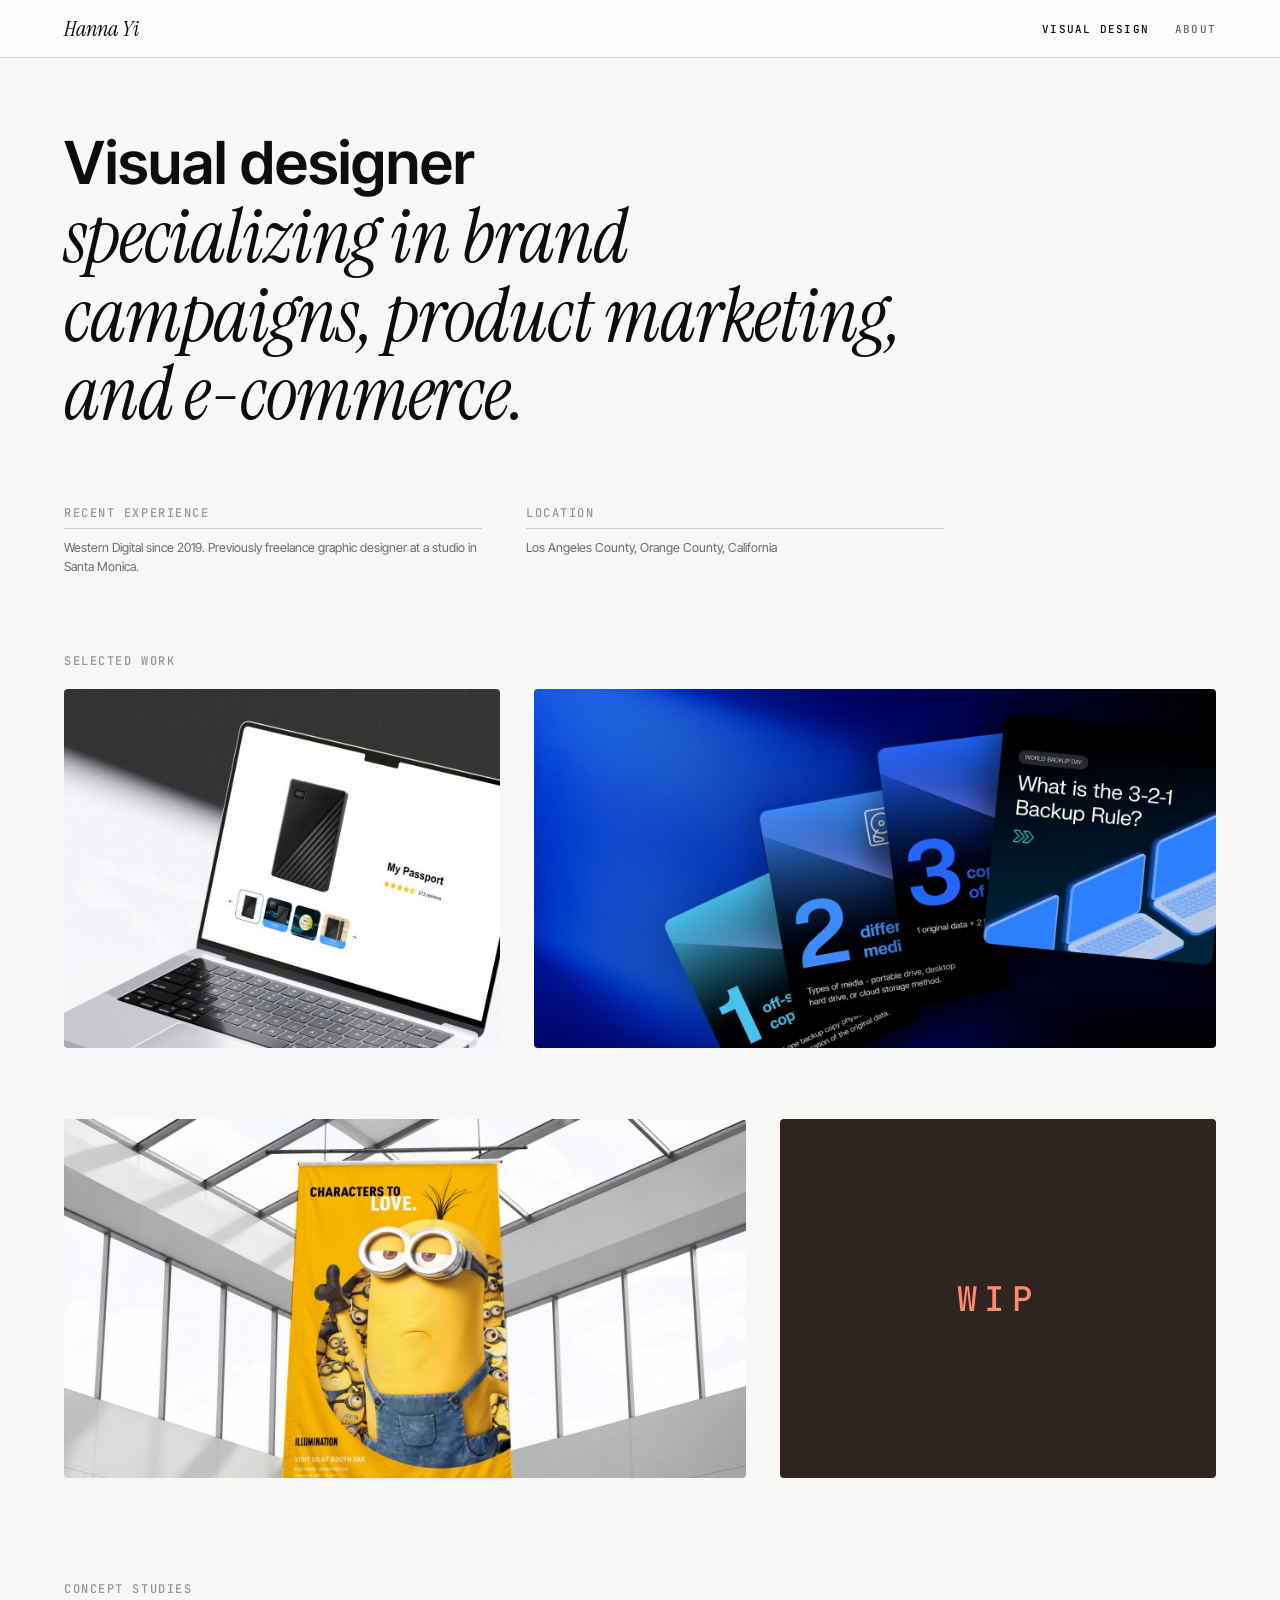
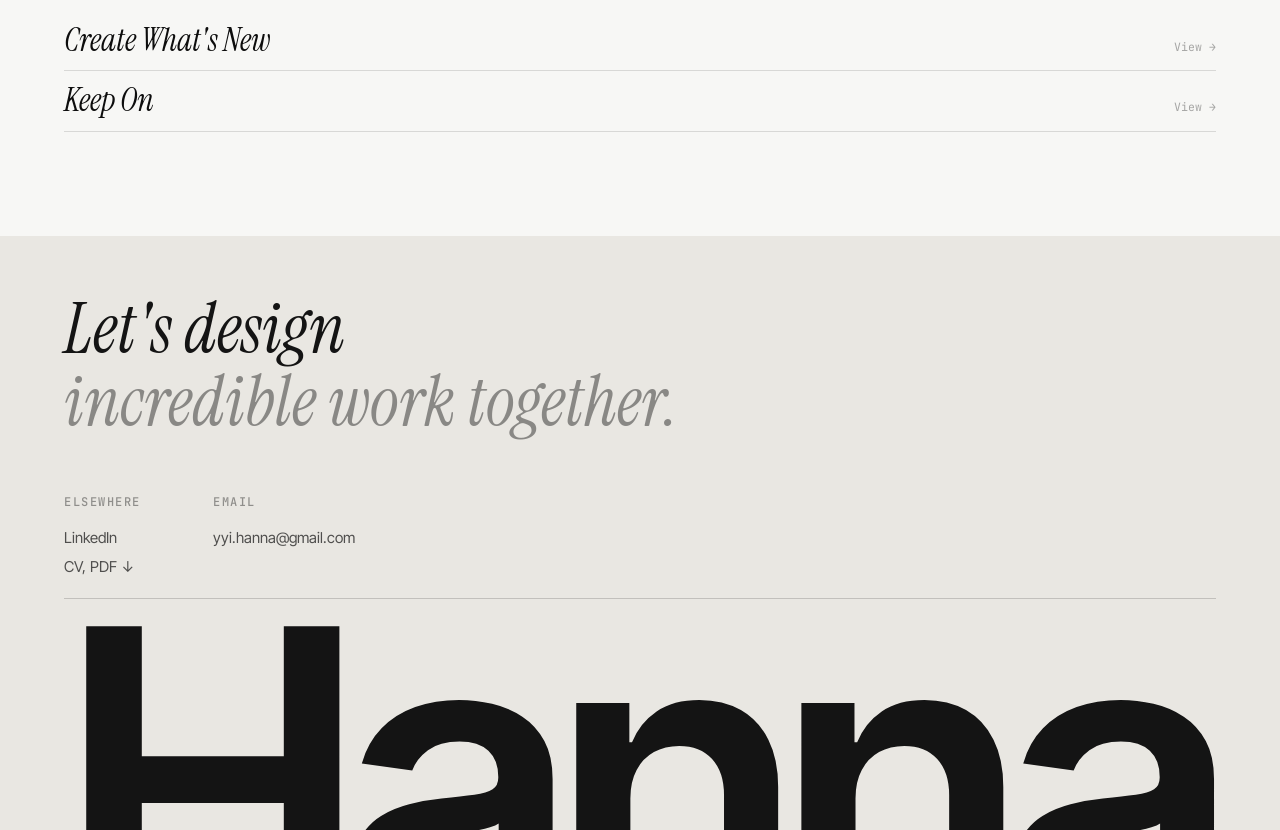
<file: index.html>
<!DOCTYPE html>
<html lang="en"><head>
<meta charset="utf-8">
<meta name="viewport" content="width=device-width, initial-scale=1">
<title>Hanna Yi — Designer</title>
<meta name="description" content="Portfolio of Hanna Yi — identity, editorial and product design.">

<link rel="stylesheet" href="assets/css/styles.css">
<script>(function(){try{var d=document.documentElement,t=localStorage.getItem('hy-theme');if(t&&t!=='system')d.dataset.theme=t;var a=localStorage.getItem('hy-acc'),o=localStorage.getItem('hy-acc-on');if(a){d.style.setProperty('--acc',a);d.style.setProperty('--on-acc',o||'#0d0d0d');}}catch(e){}})();</script>
<script src="assets/js/gate.js"></script>
<script>try{if(!matchMedia('(prefers-reduced-motion: reduce)').matches)document.documentElement.classList.add('js-anim')}catch(e){}</script>
</head>
<body>
<main class="page" style="background:var(--ground);border-color:var(--edge)">
<div style="position:sticky;top:0;z-index:5;height:58px;background:var(--nav);backdrop-filter:blur(22px) saturate(170%);border-bottom:1px solid rgb(var(--ink-rgb) / .14);padding:0 0 0" data-nav=""><div style="max-width:1470px;margin:0 auto;display:flex;align-items:center;justify-content:space-between;padding:0 64px 0 64px;height:100%">
<a href="index.html" style="font-family:'Instrument Serif',serif;font-style:italic;font-size:22px;color:var(--ink);text-decoration:none">Hanna Yi</a>
<div style="display:flex;align-items:center;gap:26px;font:500 11px 'JetBrains Mono',monospace;letter-spacing:.11em;text-transform:uppercase">
<a href="index.html" style="color:var(--ink);text-decoration:none" aria-current="page">Visual Design</a><a href="ux-design.html" style="display:none;color:rgb(var(--ink-rgb) / .62);text-decoration:none">UX Design</a><a href="about.html" style="color:rgb(var(--ink-rgb) / .62);text-decoration:none">About</a></div>
</div></div>
<div style="padding:62px 0 0"><div style="max-width:1470px;margin:0 auto;padding:0 64px 0 64px">
<div>
<h2 style="font-family:'Instrument Serif',serif;font-style:italic;font-weight:400;font-size:76px;line-height:1.03;letter-spacing:-.015em;color:var(--ink);margin:0;width:880px;max-width:100%" data-headline=""><span style="font-family:'Inter Tight',sans-serif;font-style:normal;font-weight:600;font-size:.78em;letter-spacing:0em">Visual designer</span><br>specializing in brand campaigns, product marketing, and e-commerce.</h2>
<div style="display:grid;grid-template-columns:minmax(0,1fr) minmax(0,1fr);gap:44px;margin-top:68px;width:880px;max-width:100%">
<div>
<div style="padding-bottom:7px;border-bottom:1px solid rgb(var(--ink-rgb) / .18)"><span style="font:500 12px 'JetBrains Mono',monospace;letter-spacing:.13em;text-transform:uppercase;color:rgb(var(--ink-rgb) / .42)">Recent experience</span></div>
<div style="font:400 12.5px/1.5 'Inter Tight',sans-serif;color:rgb(var(--ink-rgb) / .6);margin-top:10px">Western Digital since 2019. Previously freelance graphic designer at a studio in Santa Monica.</div>
</div>
<div>
<div style="padding-bottom:7px;border-bottom:1px solid rgb(var(--ink-rgb) / .18)"><span style="font:500 12px 'JetBrains Mono',monospace;letter-spacing:.13em;text-transform:uppercase;color:rgb(var(--ink-rgb) / .42)">Location</span></div>
<div style="font:400 12.5px/1.5 'Inter Tight',sans-serif;color:rgb(var(--ink-rgb) / .6);margin-top:10px">Los Angeles County, Orange County, California</div>
</div>
</div>
</div>
</div></div>
<div id="selected-work" style="padding:76px 0 0;scroll-margin-top:80px"><div style="max-width:1470px;margin:0 auto;display:flex;align-items:baseline;justify-content:space-between;padding:0 64px 0 64px"><span style="font:500 12px 'JetBrains Mono',monospace;letter-spacing:.13em;text-transform:uppercase;color:rgb(var(--ink-rgb) / .42)">Selected work</span><span style="font:500 12px 'JetBrains Mono',monospace;color:rgb(var(--ink-rgb) / .3)"></span></div></div>
<div style="padding:20px 0 0"><div style="max-width:1470px;margin:0 auto;display:grid;grid-template-columns:minmax(0,510fr) minmax(0,798fr);gap:34px;padding:0 64px 0 64px"><div>
<a href="retail-e-commerce-creative.html" id="retail-ecommerce" data-card="" style="display:block;border-radius:4px;overflow:hidden;text-decoration:none;scroll-margin-top:90px">
<div data-plate="" style="aspect-ratio:510/420;background:url('./assets/img/homepage-retail.jpg') center / cover no-repeat;display:flex;align-items:flex-end;padding:14px"><span data-plate-label="">PRODUCT EDUCATION · PARTNER ASSETS</span></div>
<div data-card-bar="" style="background:#3d3dff;padding:11px 14px;display:flex;align-items:baseline;justify-content:space-between"><span style="font-family:'Instrument Serif',serif;font-style:italic;font-size:22px;color:#ffffff">Retail &amp; E-Commerce Creative</span><span style="font:500 12px 'JetBrains Mono',monospace;letter-spacing:.1em;color:rgba(255,255,255,.7)">2026</span></div>
</a>
<div style="margin-top:11px;display:flex;flex-direction:column;gap:4px">


</div>
</div><div>
<a href="western-digital-brand-system-applications.html" id="wd-brand-applications" data-card="" style="display:block;border-radius:4px;overflow:hidden;text-decoration:none;scroll-margin-top:90px">
<div data-plate="" style="aspect-ratio:798/420;background:url('./assets/img/homepage-wd-applications.jpg') center / cover no-repeat;display:flex;align-items:flex-end;padding:14px"><span data-plate-label="">DIGITAL · EDITORIAL · BRAND SYSTEM</span></div>
<div data-card-bar="" style="background:#5b8cf5;padding:11px 14px;display:flex;align-items:baseline;justify-content:space-between"><span style="font-family:'Instrument Serif',serif;font-style:italic;font-size:22px;color:#0d0d0d">Western Digital Brand Applications</span><span style="font:500 12px 'JetBrains Mono',monospace;letter-spacing:.1em;color:rgba(13,13,13,.6)">2025-2026</span></div>
</a>
<div style="margin-top:11px;display:flex;flex-direction:column;gap:4px">


</div>
</div></div></div>
<div style="padding:60px 0 0"><div style="max-width:1470px;margin:0 auto;display:grid;grid-template-columns:minmax(0,798fr) minmax(0,510fr);gap:34px;padding:0 64px 0 64px"><div>
<a href="entertainment-trade-show-graphics.html" id="universal-trade-show" data-card="" style="display:block;border-radius:4px;overflow:hidden;text-decoration:none;scroll-margin-top:90px">
<div data-plate="" style="aspect-ratio:798/420;background:url('./assets/img/homepage-event.jpg') center / cover no-repeat;display:flex;align-items:flex-end;padding:14px"><span data-plate-label="">ENTERTAINMENT · LARGE FORMAT PRINT</span></div>
<div data-card-bar="" style="background:#f5d000;padding:11px 14px;display:flex;align-items:baseline;justify-content:space-between"><span style="font-family:'Instrument Serif',serif;font-style:italic;font-size:22px;color:#0d0d0d">Event Banner Design</span><span style="font:500 12px 'JetBrains Mono',monospace;letter-spacing:.1em;color:rgba(13,13,13,.6)">2019<br></span></div>
</a>
<div style="margin-top:11px;display:flex;flex-direction:column;gap:4px">


</div>
</div><div>
<a href="wd-red-pro-campaign.html" id="wd-red-pro" data-card="" style="display:block;border-radius:4px;overflow:hidden;text-decoration:none;scroll-margin-top:90px">
<div data-plate="" style="aspect-ratio:510/420;background:#2f2420;display:flex;align-items:flex-end;padding:14px"><span style="position:absolute;inset:0;z-index:3;display:flex;align-items:center;justify-content:center;color:#ff8a6b;font:500 34px 'JetBrains Mono',monospace;letter-spacing:.22em;text-transform:uppercase">WIP</span><span data-plate-label="">NAS · PRODUCT MARKETING</span></div>
<div data-card-bar="" style="background:linear-gradient(90deg,#f5a524,#ff5c39 55%,#c026d3);padding:11px 14px;display:flex;align-items:baseline;justify-content:space-between"><span style="font-family:'Instrument Serif',serif;font-style:italic;font-size:22px;color:#0d0d0d">WD Red Pro Campaign</span><span style="font:500 12px 'JetBrains Mono',monospace;letter-spacing:.1em;color:rgba(13,13,13,.6)">2026</span></div>
</a>
<div style="margin-top:11px;display:flex;flex-direction:column;gap:4px">


</div>
</div></div></div>

<div style="padding:88px 0 0" data-playground=""><div style="max-width:1470px;margin:0 auto;padding:0 64px 0 64px"><span style="font:500 12px 'JetBrains Mono',monospace;letter-spacing:.13em;text-transform:uppercase;color:rgb(var(--ink-rgb) / .42)">CONCEPT STUDIES</span><div style="display:flex;flex-direction:column;margin-top:14px"><a href="explorations.html#variable-width-tester" style="display:flex;align-items:baseline;justify-content:space-between;padding:13px 0;border-bottom:1px solid rgb(var(--ink-rgb) / .13);text-decoration:none"><span style="font-family:'Instrument Serif',serif;font-style:italic;font-weight:400;font-size:32px;line-height:1.05;color:var(--ink)">Create What's New</span><span style="font:400 11.5px 'JetBrains Mono',monospace;color:rgb(var(--ink-rgb) / .35)">View →</span></a>
<a href="explorations.html#one-icon-forty-ways" style="display:flex;align-items:baseline;justify-content:space-between;padding:13px 0;border-bottom:1px solid rgb(var(--ink-rgb) / .13);text-decoration:none"><span style="font-family:'Instrument Serif',serif;font-style:italic;font-weight:400;font-size:32px;line-height:1.05;color:var(--ink)">Keep On</span><span style="font:400 11.5px 'JetBrains Mono',monospace;color:rgb(var(--ink-rgb) / .35)">View →</span></a>


</div></div></div>
<footer style="margin:104px 0 0;padding:56px 0 0;overflow:hidden;background:var(--foot);--ink:var(--foot-ink);--ink-rgb:var(--foot-ink-rgb);--acc:var(--foot-ink);color:var(--foot-ink)">
<div style="max-width:1470px;margin:0 auto;padding:0 64px 0 64px">
<div style="font-family:'Instrument Serif',serif;font-style:italic;font-weight:400;font-size:clamp(40px,5.4vw,76px);line-height:1.06;color:var(--ink);max-width:22ch">Let's design<br><span style="color:rgb(var(--ink-rgb) / .45)">incredible work together.</span></div>
<div style="margin-top:56px;display:grid;grid-template-columns:auto auto;justify-content:start;gap:72px;align-items:start">
<div>
<div style="font:500 12px 'JetBrains Mono',monospace;letter-spacing:.13em;text-transform:uppercase;color:rgb(var(--ink-rgb) / .42)">Elsewhere</div>
<div style="margin-top:14px;display:flex;flex-direction:column">
<a href="https://www.linkedin.com/in/hyi-design" target="_blank" rel="noopener" style="font:400 15px/1.9 'Inter Tight',sans-serif;color:rgb(var(--ink-rgb) / .72);text-decoration:none">LinkedIn</a>
<a href="assets/hanna-yi-resume-2026.pdf" download="" style="font:400 15px/1.9 'Inter Tight',sans-serif;color:rgb(var(--ink-rgb) / .72);text-decoration:none">CV, PDF ↓</a>
</div>
</div>
<div>
<div style="font:500 12px 'JetBrains Mono',monospace;letter-spacing:.13em;text-transform:uppercase;color:rgb(var(--ink-rgb) / .42)">Email</div>
<div style="margin-top:14px"><a href="mailto:yyi.hanna@gmail.com" target="_blank" rel="noopener" style="font:400 15px/1.9 'Inter Tight',sans-serif;color:rgb(var(--ink-rgb) / .72);text-decoration:none;overflow-wrap:anywhere">yyi.hanna@gmail.com</a></div>
</div>
</div>
<div style="margin-top:17px;border-top:1px solid rgb(var(--ink-rgb) / .18)"></div>
</div>
<div style="max-width:1470px;margin:0 auto;padding:0 64px 0 64px">
<div style="overflow:hidden;height:.485em;margin:26px 0 0;font-size:calc((min(100vw,1470px) - 128px) / 2.733)"><div style="font:600 1em/.74 'Inter Tight',sans-serif;letter-spacing:-.04em;color:var(--ink);white-space:nowrap;text-align:center">Hanna</div></div>
</div>
</footer>
</main>
<script src="assets/js/site.js"></script>




<template id="__bundler_thumbnail" data-bg-color="#0d0d0d">
<svg xmlns="http://www.w3.org/2000/svg" viewBox="0 0 400 400"><rect width="400" height="400" fill="#0d0d0d"/><text x="200" y="232" text-anchor="middle" font-family="Georgia,serif" font-style="italic" font-size="150" fill="#f7f7f5">HY</text></svg>
</template>
</body></html>
</file>
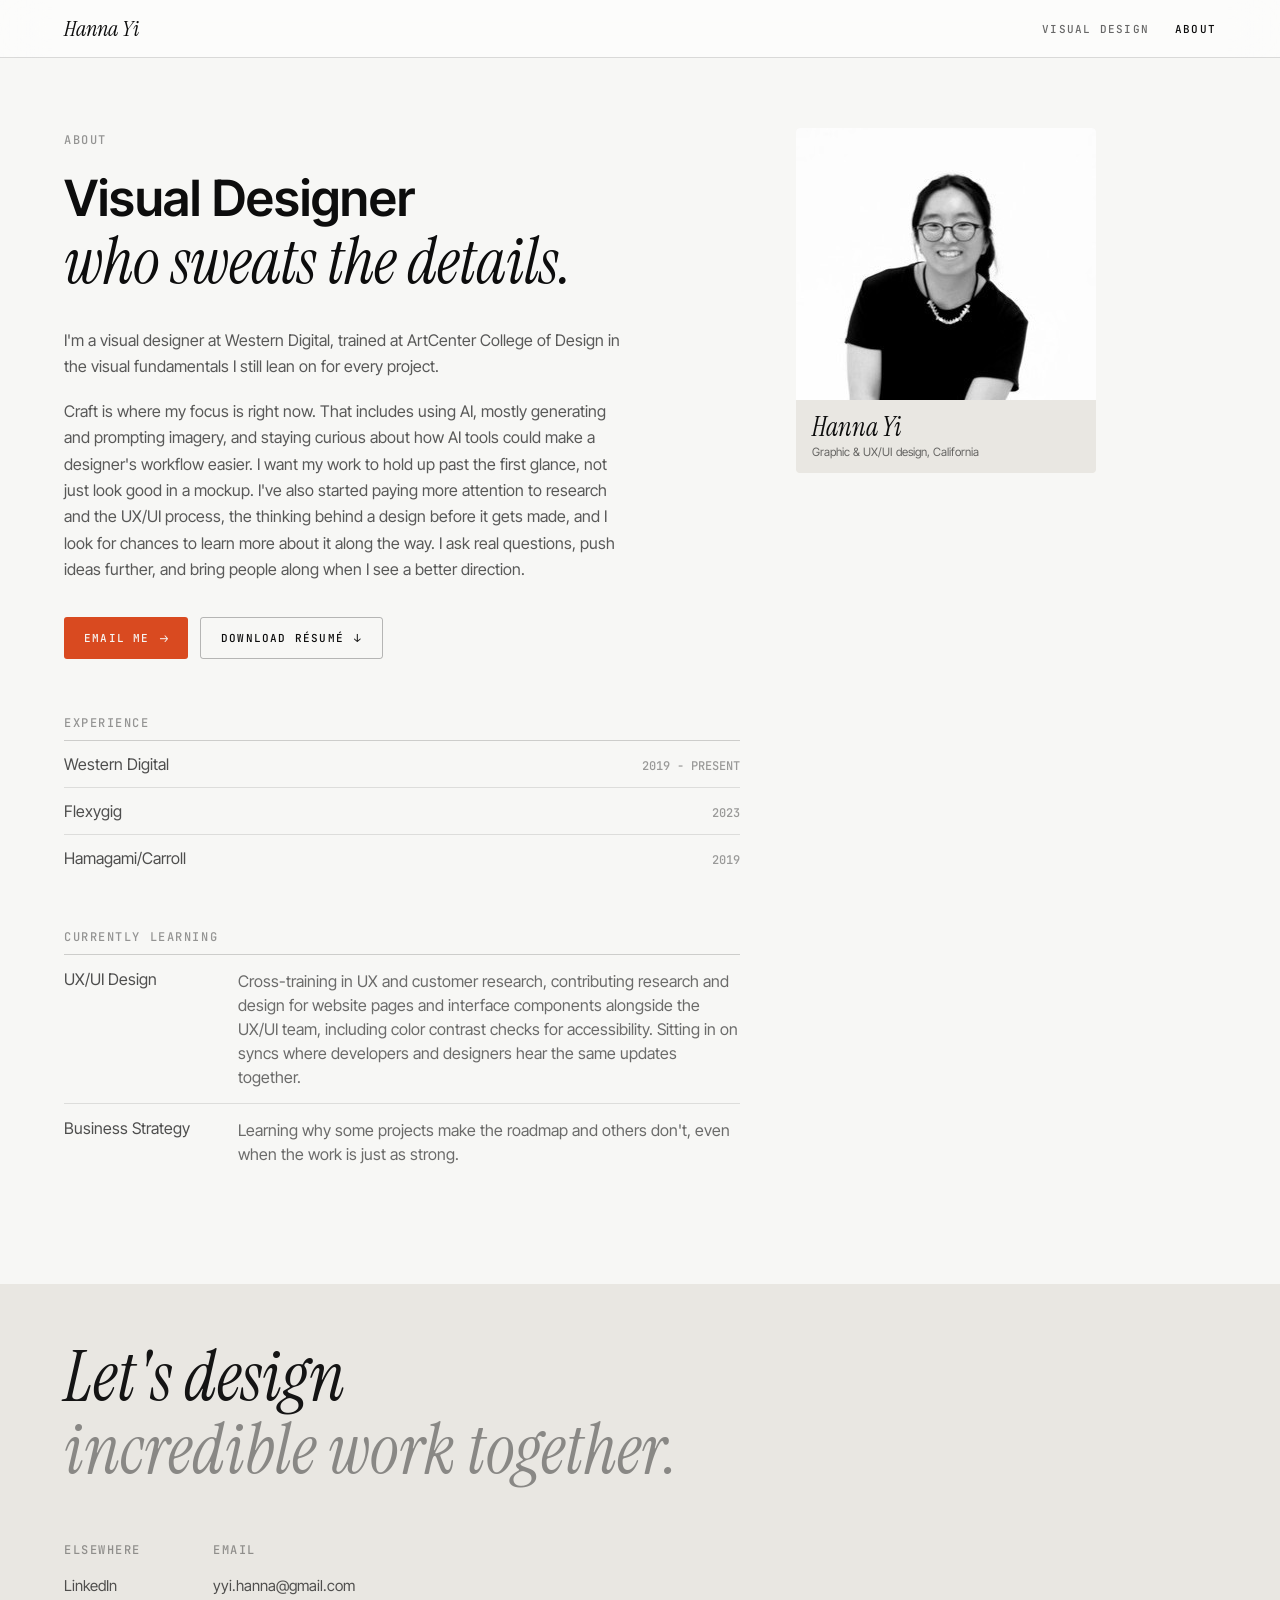
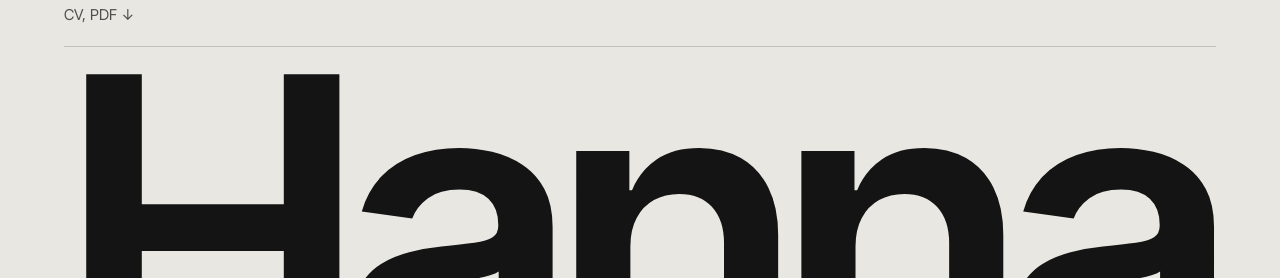
<file: about.html>
<!DOCTYPE html>
<html lang="en"><head>
<meta charset="utf-8">
<meta name="viewport" content="width=device-width, initial-scale=1">
<title>About — Hanna Yi</title>
<meta name="description" content="Portfolio of Hanna Yi — identity, editorial and product design.">

<link rel="stylesheet" href="assets/css/styles.css">
<script>(function(){try{var d=document.documentElement,t=localStorage.getItem('hy-theme');if(t&&t!=='system')d.dataset.theme=t;var a=localStorage.getItem('hy-acc'),o=localStorage.getItem('hy-acc-on');if(a){d.style.setProperty('--acc',a);d.style.setProperty('--on-acc',o||'#0d0d0d');}}catch(e){}})();</script>
<script>try{if(!matchMedia('(prefers-reduced-motion: reduce)').matches)document.documentElement.classList.add('js-anim')}catch(e){}</script>
</head>
<body>
<main class="page" style="background:var(--ground);border-color:var(--edge)">
<div style="position:sticky;top:0;z-index:5;height:58px;background:var(--nav);backdrop-filter:blur(22px) saturate(170%);border-bottom:1px solid rgb(var(--ink-rgb) / .14);padding:0 0 0" data-nav=""><div style="max-width:1470px;margin:0 auto;display:flex;align-items:center;justify-content:space-between;padding:0 64px 0 64px;height:100%">
<a href="index.html" style="font-family:'Instrument Serif',serif;font-style:italic;font-size:22px;color:var(--ink);text-decoration:none">Hanna Yi</a>
<div style="display:flex;align-items:center;gap:26px;font:500 11px 'JetBrains Mono',monospace;letter-spacing:.11em;text-transform:uppercase">
<a href="index.html" style="color:rgb(var(--ink-rgb) / .62);text-decoration:none">Visual Design</a><a href="ux-design.html" style="display:none;color:rgb(var(--ink-rgb) / .62);text-decoration:none">UX Design</a><a href="about.html" style="color:var(--ink);text-decoration:none" aria-current="page">About</a></div>
</div></div>
<div style="padding:70px 0 0"><div style="max-width:1470px;margin:0 auto;display:grid;grid-template-columns:minmax(0,1fr) 420px;gap:56px;align-items:start;padding:0 64px 0 64px">
<div>
<span style="font:500 12px 'JetBrains Mono',monospace;letter-spacing:.13em;text-transform:uppercase;color:rgb(var(--ink-rgb) / .42)">About</span>
<h2 style="margin:14px 0 0;max-width:20ch;font-family:'Instrument Serif',serif;font-style:italic;font-weight:400;font-size:64px;line-height:1.04;color:var(--ink)"><span style="font-family:'Inter Tight',sans-serif;font-style:normal;font-weight:600;font-size:.78em;letter-spacing:0em">Visual Designer</span><br>who sweats the details.</h2>
<div style="display:flex;flex-direction:column;gap:18px;margin-top:32px;max-width:62ch">
<p style="margin:0;font:400 16px/1.65 'Inter Tight',sans-serif;color:rgb(var(--ink-rgb) / .68);text-wrap:pretty">I'm a visual designer at Western Digital, trained at ArtCenter College of Design in the visual fundamentals I still lean on for every project.</p>
<p style="margin:0;font:400 16px/1.65 'Inter Tight',sans-serif;color:rgb(var(--ink-rgb) / .68);text-wrap:pretty">Craft is where my focus is right now. That includes using AI, mostly generating and prompting imagery, and staying curious about how AI tools could make a designer's workflow easier. I want my work to hold up past the first glance, not just look good in a mockup. I've also started paying more attention to research and the UX/UI process, the thinking behind a design before it gets made, and I look for chances to learn more about it along the way. I ask real questions, push ideas further, and bring people along when I see a better direction.</p>
</div>
<div style="display:flex;flex-wrap:wrap;gap:12px;margin-top:34px">
<a href="mailto:yyi.hanna@gmail.com" target="_blank" rel="noopener" data-btn="fill" style="display:inline-flex;align-items:center;gap:10px;padding:13px 20px;border-radius:3px;background:var(--acc);color:var(--on-acc);font:500 11px 'JetBrains Mono',monospace;letter-spacing:.11em;text-transform:uppercase;text-decoration:none">Email me<span style="display:inline-block;transform:rotate(-90deg)">↓</span></a>
<a href="assets/hanna-yi-resume-2026.pdf" download="" data-btn="line" style="display:inline-flex;align-items:center;gap:10px;padding:13px 20px;border-radius:3px;border:1px solid rgb(var(--ink-rgb) / .28);color:var(--ink);font:500 11px 'JetBrains Mono',monospace;letter-spacing:.11em;text-transform:uppercase;text-decoration:none">Download résumé<span>↓</span></a>
</div>
<div style="margin-top:52px">
<div style="padding-bottom:9px;border-bottom:1px solid rgb(var(--ink-rgb) / .18)"><span style="font:500 12px 'JetBrains Mono',monospace;letter-spacing:.13em;text-transform:uppercase;color:rgb(var(--ink-rgb) / .42)">Experience</span></div>
<div style="display:flex;justify-content:space-between;align-items:baseline;padding:13px 0;border-bottom:1px solid rgb(var(--ink-rgb) / .11)"><span style="font:400 16px 'Inter Tight',sans-serif;color:rgb(var(--ink-rgb) / .72)">Western Digital</span><span style="font:500 12px 'JetBrains Mono',monospace;color:rgb(var(--ink-rgb) / .4)">2019 - PRESENT</span></div><div style="display:flex;justify-content:space-between;align-items:baseline;padding:13px 0;border-bottom:1px solid rgb(var(--ink-rgb) / .11)"><span style="font:400 16px 'Inter Tight',sans-serif;color:rgb(var(--ink-rgb) / .72)">Flexygig</span><span style="font:500 12px 'JetBrains Mono',monospace;color:rgb(var(--ink-rgb) / .4)">2023</span></div><div style="display:flex;justify-content:space-between;align-items:baseline;padding:13px 0"><span style="font:400 16px 'Inter Tight',sans-serif;color:rgb(var(--ink-rgb) / .72)">Hamagami/Carroll</span><span style="font:500 12px 'JetBrains Mono',monospace;color:rgb(var(--ink-rgb) / .4)">2019</span></div>
<div style="margin-top:44px">
<div style="padding-bottom:9px;border-bottom:1px solid rgb(var(--ink-rgb) / .18)"><span style="font:500 12px 'JetBrains Mono',monospace;letter-spacing:.13em;text-transform:uppercase;color:rgb(var(--ink-rgb) / .42)">Currently learning</span></div>
<div style="display:grid;grid-template-columns:150px minmax(0,1fr);gap:24px;padding:14px 0;border-bottom:1px solid rgb(var(--ink-rgb) / .11)"><span style="font:400 16px 'Inter Tight',sans-serif;color:rgb(var(--ink-rgb) / .72)">UX/UI Design</span><span style="font:400 16px/1.5 'Inter Tight',sans-serif;color:rgb(var(--ink-rgb) / .6)">Cross-training in UX and customer research, contributing research and design for website pages and interface components alongside the UX/UI team, including color contrast checks for accessibility. Sitting in on syncs where developers and designers hear the same updates together.</span></div><div style="display:grid;grid-template-columns:150px minmax(0,1fr);gap:24px;padding:14px 0"><span style="font:400 16px 'Inter Tight',sans-serif;color:rgb(var(--ink-rgb) / .72)">Business Strategy</span><span style="font:400 16px/1.5 'Inter Tight',sans-serif;color:rgb(var(--ink-rgb) / .6)">Learning why some projects make the roadmap and others don't, even when the work is just as strong.</span></div>
</div>
</div>
</div>
<div>
<div style="border-radius:4px;overflow:hidden;width:300px;max-width:100%">
<div data-static="" style="height:272px;background:url('./assets/img/portrait.jpg') center / cover no-repeat;border-radius:4px 4px 0 0"></div>
<div style="background:#e9e7e2;padding:14px 16px;display:flex;align-items:flex-end;justify-content:space-between">
<div>
<div style="font-family:'Instrument Serif',serif;font-style:italic;font-size:26px;line-height:1;color:#0d0d0d">Hanna Yi</div>
<div style="font:400 11.5px 'Inter Tight',sans-serif;color:rgba(13,13,13,.6);margin-top:5px">Graphic &amp; UX/UI design, California</div>
</div>

</div>
</div>
</div>
</div></div>
</div></div>
<footer style="margin:104px 0 0;padding:56px 0 0;overflow:hidden;background:var(--foot);--ink:var(--foot-ink);--ink-rgb:var(--foot-ink-rgb);--acc:var(--foot-ink);color:var(--foot-ink)">
<div style="max-width:1470px;margin:0 auto;padding:0 64px 0 64px">
<div style="font-family:'Instrument Serif',serif;font-style:italic;font-weight:400;font-size:clamp(40px,5.4vw,76px);line-height:1.06;color:var(--ink);max-width:22ch">Let's design<br><span style="color:rgb(var(--ink-rgb) / .45)">incredible work together.</span></div>
<div style="margin-top:56px;display:grid;grid-template-columns:auto auto;justify-content:start;gap:72px;align-items:start">
<div>
<div style="font:500 12px 'JetBrains Mono',monospace;letter-spacing:.13em;text-transform:uppercase;color:rgb(var(--ink-rgb) / .42)">Elsewhere</div>
<div style="margin-top:14px;display:flex;flex-direction:column">
<a href="https://www.linkedin.com/in/hyi-design" target="_blank" rel="noopener" style="font:400 15px/1.9 'Inter Tight',sans-serif;color:rgb(var(--ink-rgb) / .72);text-decoration:none">LinkedIn</a>
<a href="assets/hanna-yi-resume-2026.pdf" download="" style="font:400 15px/1.9 'Inter Tight',sans-serif;color:rgb(var(--ink-rgb) / .72);text-decoration:none">CV, PDF ↓</a>
</div>
</div>
<div>
<div style="font:500 12px 'JetBrains Mono',monospace;letter-spacing:.13em;text-transform:uppercase;color:rgb(var(--ink-rgb) / .42)">Email</div>
<div style="margin-top:14px"><a href="mailto:yyi.hanna@gmail.com" target="_blank" rel="noopener" style="font:400 15px/1.9 'Inter Tight',sans-serif;color:rgb(var(--ink-rgb) / .72);text-decoration:none;overflow-wrap:anywhere">yyi.hanna@gmail.com</a></div>
</div>
</div>
<div style="margin-top:17px;border-top:1px solid rgb(var(--ink-rgb) / .18)"></div>
</div>
<div style="max-width:1470px;margin:0 auto;padding:0 64px 0 64px">
<div style="overflow:hidden;height:.485em;margin:26px 0 0;font-size:calc((min(100vw,1470px) - 128px) / 2.733)"><div style="font:600 1em/.74 'Inter Tight',sans-serif;letter-spacing:-.04em;color:var(--ink);white-space:nowrap;text-align:center">Hanna</div></div>
</div>
</footer>
</main>
<script src="assets/js/site.js"></script>


</body></html>
</file>
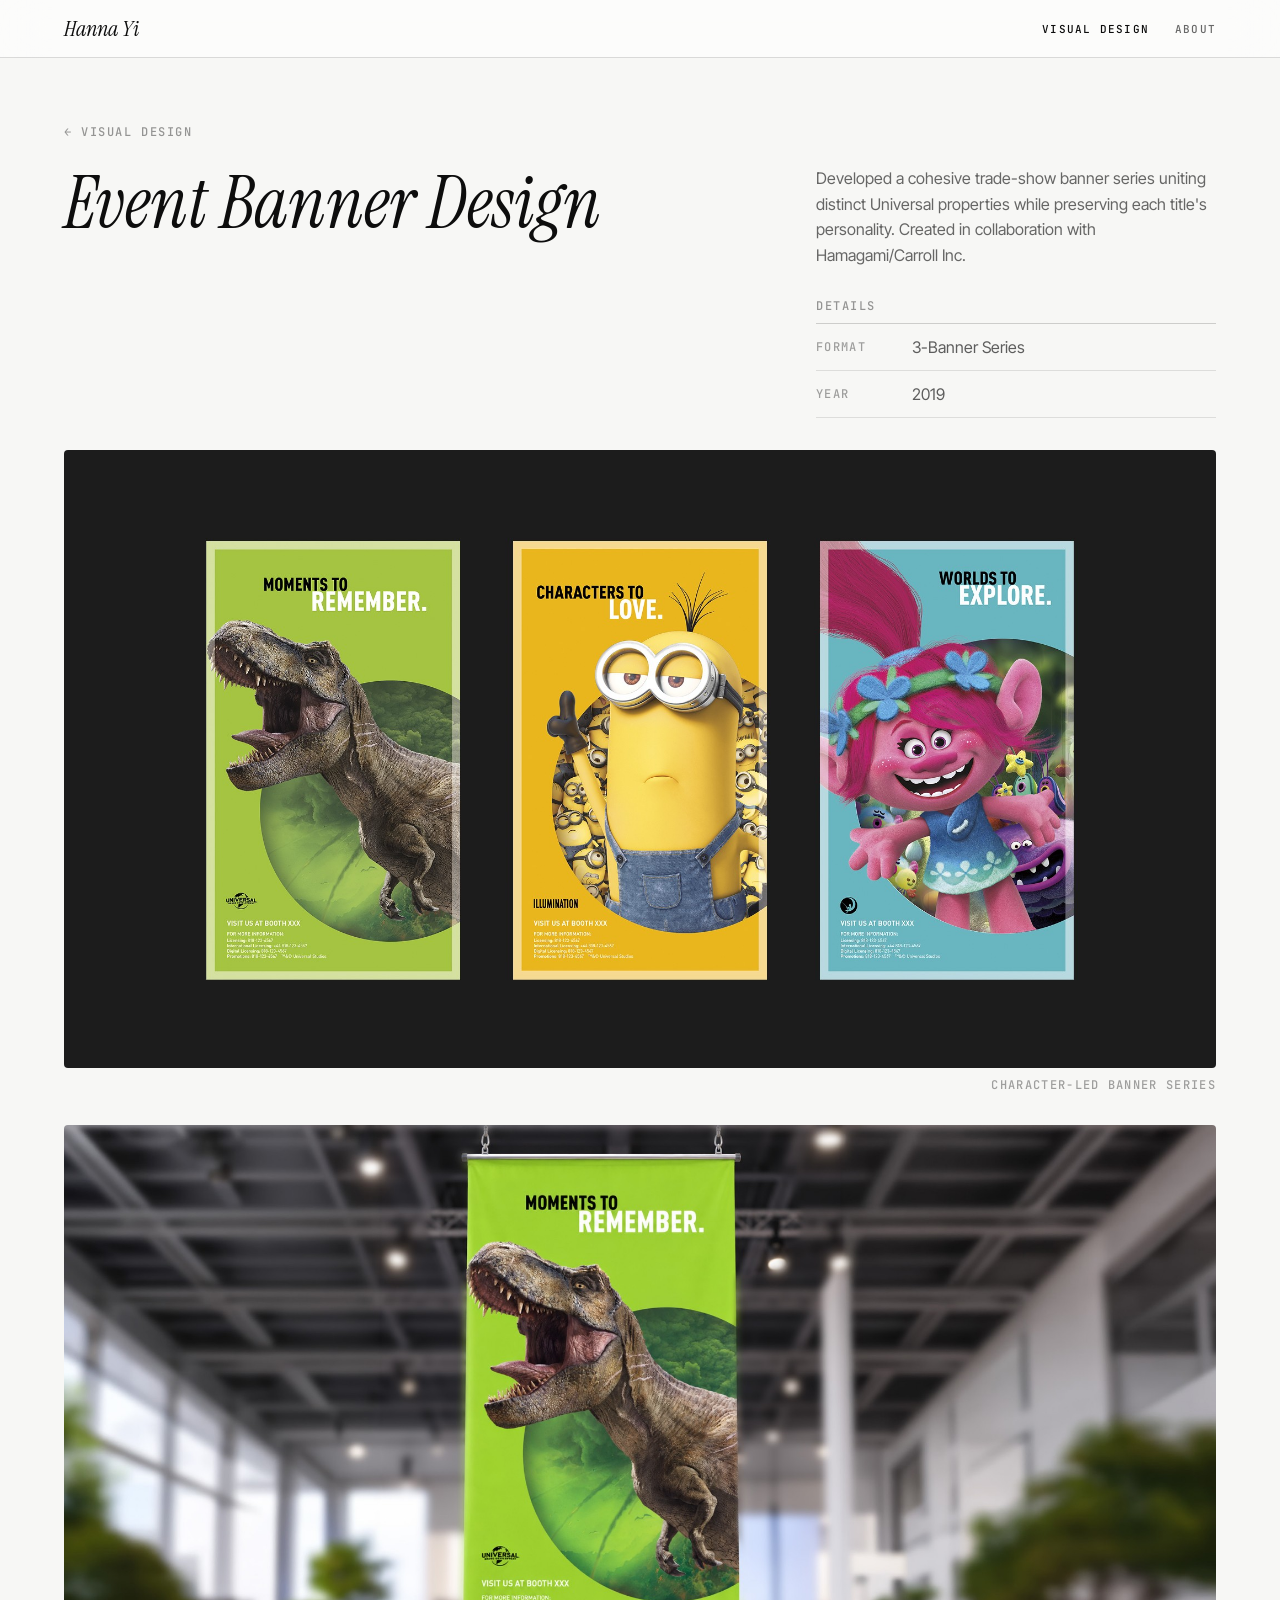
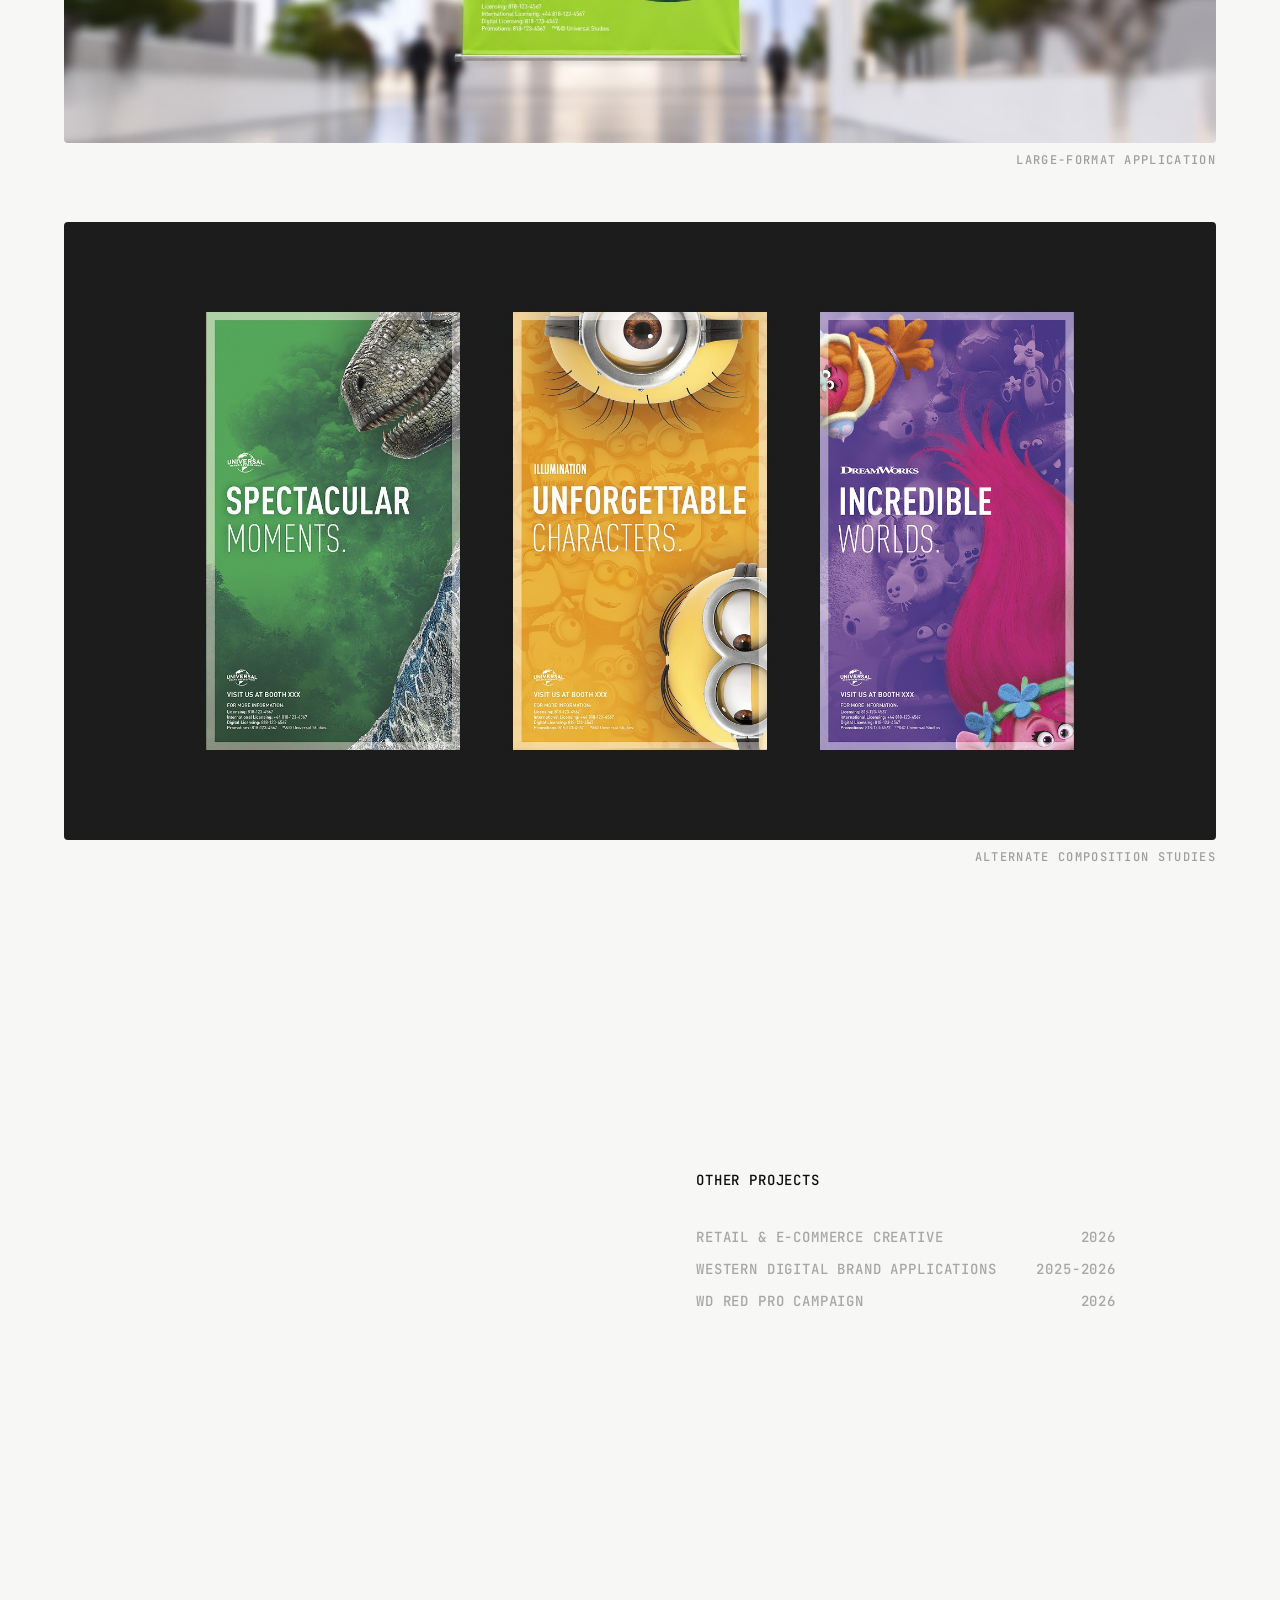
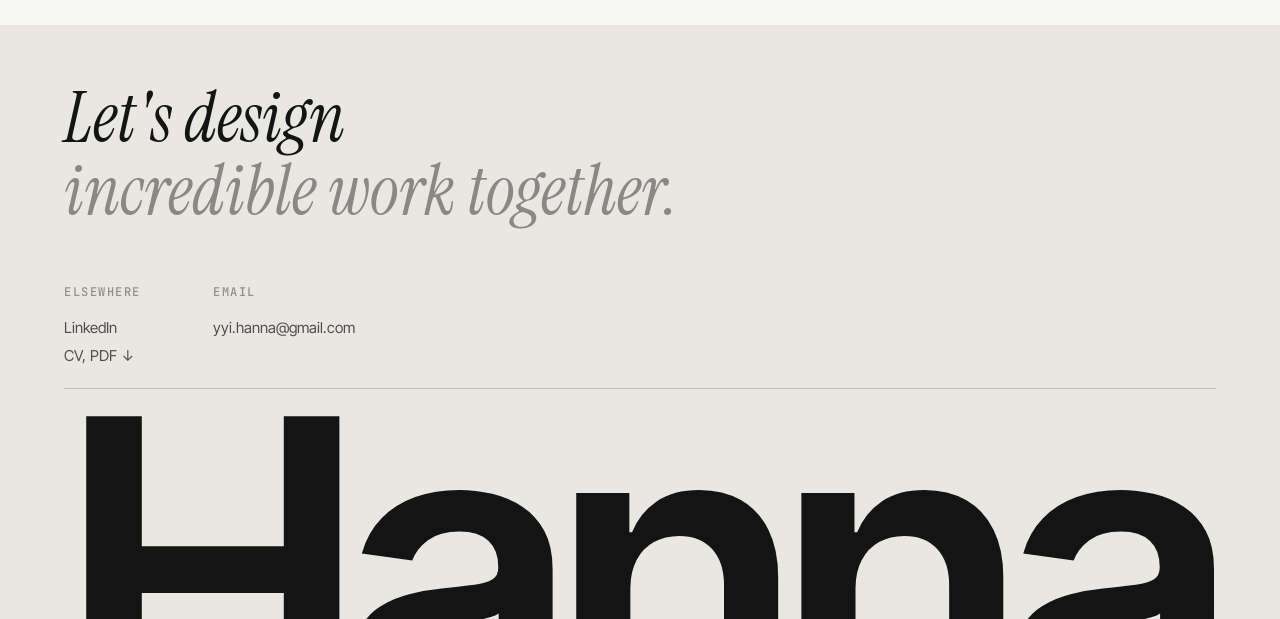
<file: entertainment-trade-show-graphics.html>
<!DOCTYPE html>
<html lang="en"><head>
<meta charset="utf-8">
<meta name="viewport" content="width=device-width, initial-scale=1">
<title>Entertainment Trade Show Graphics — Hanna Yi</title>
<meta name="description" content="Portfolio of Hanna Yi — identity, editorial and product design.">

<link rel="stylesheet" href="assets/css/styles.css">
<script>(function(){try{var d=document.documentElement,t=localStorage.getItem('hy-theme');if(t&&t!=='system')d.dataset.theme=t;var a=localStorage.getItem('hy-acc'),o=localStorage.getItem('hy-acc-on');if(a){d.style.setProperty('--acc',a);d.style.setProperty('--on-acc',o||'#0d0d0d');}}catch(e){}})();</script>
<script src="assets/js/gate.js"></script>
<script>try{if(!matchMedia('(prefers-reduced-motion: reduce)').matches)document.documentElement.classList.add('js-anim')}catch(e){}</script>
</head>
<body>
<main class="page" style="background:var(--ground);border-color:var(--edge)">
<div style="position:sticky;top:0;z-index:5;height:58px;background:var(--nav);backdrop-filter:blur(22px) saturate(170%);border-bottom:1px solid rgb(var(--ink-rgb) / .14);padding:0 0 0" data-nav=""><div style="max-width:1470px;margin:0 auto;display:flex;align-items:center;justify-content:space-between;padding:0 64px 0 64px;height:100%">
<a href="index.html" style="font-family:'Instrument Serif',serif;font-style:italic;font-size:22px;color:var(--ink);text-decoration:none">Hanna Yi</a>
<div style="display:flex;align-items:center;gap:26px;font:500 11px 'JetBrains Mono',monospace;letter-spacing:.11em;text-transform:uppercase">
<a href="index.html" style="color:var(--ink);text-decoration:none" aria-current="page">Visual Design</a><a href="ux-design.html" style="display:none;color:rgb(var(--ink-rgb) / .62);text-decoration:none">UX Design</a><a href="about.html" style="color:rgb(var(--ink-rgb) / .62);text-decoration:none">About</a></div>
</div></div>


<div style="padding:62px 0 0"><div style="max-width:1470px;margin:0 auto;padding:0 64px 0 64px"><a href="index.html" style="font:500 12px 'JetBrains Mono',monospace;letter-spacing:.13em;text-transform:uppercase;color:rgb(var(--ink-rgb) / .42);text-decoration:none">← Visual design</a></div></div><div style="padding:26px 0 0"><div style="max-width:1470px;margin:0 auto;padding:0 64px 0 64px;display:grid;grid-template-columns:minmax(0,1fr) 400px;gap:48px;align-items:start">
<h1 style="margin:0;max-width:20ch;font-family:'Instrument Serif',serif;font-style:italic;font-weight:400;font-size:72px;line-height:1.03;color:var(--ink)">Event Banner Design</h1>
<div><p style="margin:0;font:400 16px/1.6 'Inter Tight',sans-serif;color:rgb(var(--ink-rgb) / .62);text-wrap:pretty">Developed a cohesive trade-show banner series uniting distinct Universal properties while preserving each title's personality. Created in collaboration with Hamagami/Carroll Inc.</p><div style="display:flex;flex-direction:column;gap:22px;margin-top:26px"><div>
<div style="padding-bottom:9px;border-bottom:1px solid rgb(var(--ink-rgb) / .18)"><span style="font:500 12px 'JetBrains Mono',monospace;letter-spacing:.13em;text-transform:uppercase;color:rgb(var(--ink-rgb) / .42)">Details</span></div>
<div style="display:grid;grid-template-columns:78px minmax(0,1fr);gap:18px;padding:11px 0;align-items:center;border-bottom:1px solid rgb(var(--ink-rgb) / .11)"><span style="font:500 12px 'JetBrains Mono',monospace;letter-spacing:.11em;text-transform:uppercase;color:rgb(var(--ink-rgb) / .38)">Format</span><span style="font:400 16px/1.5 'Inter Tight',sans-serif;color:rgb(var(--ink-rgb) / .66)">3-Banner Series</span></div><div style="display:grid;grid-template-columns:78px minmax(0,1fr);gap:18px;padding:11px 0;align-items:center;border-bottom:1px solid rgb(var(--ink-rgb) / .11)"><span style="font:500 12px 'JetBrains Mono',monospace;letter-spacing:.11em;text-transform:uppercase;color:rgb(var(--ink-rgb) / .38)">Year</span><span style="font:400 16px/1.5 'Inter Tight',sans-serif;color:rgb(var(--ink-rgb) / .66)">2019</span></div>
</div>
</div></div></div></div><div style="padding:32px 0 0"><div style="max-width:1470px;margin:0 auto;padding:0 64px 0 64px"><figure style="margin:0"><div style="aspect-ratio:2088 / 1120;width:100%;background:url('./assets/img/tradeshow-mockup1.jpg') center / cover no-repeat;border-radius:4px"></div><figcaption style="font:500 12px 'JetBrains Mono',monospace;letter-spacing:.11em;text-transform:uppercase;color:rgb(var(--ink-rgb) / .38);margin-top:9px;display:block;text-align:right">CHARACTER-LED BANNER SERIES</figcaption></figure></div></div><div style="padding:32px 0 0"><div style="max-width:1470px;margin:0 auto;padding:0 64px 0 64px;display:grid;gap:54px"><div><figure style="margin:0"><div style="aspect-ratio:2088 / 1120;width:100%;background:url('./assets/img/tradeshow-mockup2.jpg') center / cover no-repeat;border-radius:4px"></div><figcaption style="font:500 12px 'JetBrains Mono',monospace;letter-spacing:.11em;text-transform:uppercase;color:rgb(var(--ink-rgb) / .38);margin-top:9px;display:block;text-align:right">LARGE-FORMAT APPLICATION</figcaption></figure></div><div><figure style="margin:0"><div style="aspect-ratio:2088 / 1120;width:100%;background:url('./assets/img/tradeshow-mockup3.jpg') center / cover no-repeat;border-radius:4px"></div><figcaption style="font:500 12px 'JetBrains Mono',monospace;letter-spacing:.11em;text-transform:uppercase;color:rgb(var(--ink-rgb) / .38);margin-top:9px;display:block;text-align:right">ALTERNATE COMPOSITION STUDIES</figcaption></figure></div></div></div><div data-other-projects="" style="margin:0;padding:150px 0 150px">
<div style="max-width:1470px;margin:0 auto;padding:0 64px 0 64px;display:flex;justify-content:center;align-items:center;gap:72px">
<div data-op-stage="" style="position:relative;flex:0 1 460px;width:auto;min-width:0;aspect-ratio:1 / 1">
<div data-op-img="0" style="position:absolute;inset:0;background:url('./assets/img/homepage-retail.jpg') center / cover no-repeat;border-radius:4px;opacity:0;transition:opacity .3s ease"></div>
<div data-op-img="1" style="position:absolute;inset:0;background:url('./assets/img/homepage-wd-applications.jpg') center / cover no-repeat;border-radius:4px;opacity:0;transition:opacity .3s ease"></div>
<div data-op-img="2" style="position:absolute;inset:0;background:#2f2420;border-radius:4px;opacity:0;transition:opacity .3s ease"><span style="position:absolute;inset:0;z-index:3;display:flex;align-items:center;justify-content:center;color:#ff8a6b;font:500 34px 'JetBrains Mono',monospace;letter-spacing:.22em;text-transform:uppercase">WIP</span></div>
</div>
<div style="flex:0 1 420px;width:auto;min-width:0">
<div style="font:500 14px/1 'JetBrains Mono',monospace;letter-spacing:.06em;text-transform:uppercase;color:var(--ink)">Other Projects</div>
<div style="margin-top:34px;display:flex;flex-direction:column">
<a href="retail-e-commerce-creative.html" data-op-row="0" style="display:flex;align-items:baseline;justify-content:space-between;gap:24px;padding:9px 0;font:500 14px/1 'JetBrains Mono',monospace;letter-spacing:.06em;text-transform:uppercase;color:rgb(var(--ink-rgb) / .34);text-decoration:none;transition:color .2s ease"><span>Retail &amp; E-Commerce Creative</span><span style="flex:0 0 auto;text-align:right;white-space:nowrap">2026</span></a>
<a href="western-digital-brand-system-applications.html" data-op-row="1" style="display:flex;align-items:baseline;justify-content:space-between;gap:24px;padding:9px 0;font:500 14px/1 'JetBrains Mono',monospace;letter-spacing:.06em;text-transform:uppercase;color:rgb(var(--ink-rgb) / .34);text-decoration:none;transition:color .2s ease"><span>Western Digital Brand Applications</span><span style="flex:0 0 auto;text-align:right;white-space:nowrap">2025-2026</span></a>
<a href="wd-red-pro-campaign.html" data-op-row="2" style="display:flex;align-items:baseline;justify-content:space-between;gap:24px;padding:9px 0;font:500 14px/1 'JetBrains Mono',monospace;letter-spacing:.06em;text-transform:uppercase;color:rgb(var(--ink-rgb) / .34);text-decoration:none;transition:color .2s ease"><span>WD Red Pro Campaign</span><span style="flex:0 0 auto;text-align:right;white-space:nowrap">2026</span></a>
</div>
</div>
</div>
</div>
<footer style="margin:0;padding:56px 0 0;overflow:hidden;background:var(--foot);--ink:var(--foot-ink);--ink-rgb:var(--foot-ink-rgb);--acc:var(--foot-ink);color:var(--foot-ink)">
<div style="max-width:1470px;margin:0 auto;padding:0 64px 0 64px">
<div style="font-family:'Instrument Serif',serif;font-style:italic;font-weight:400;font-size:clamp(40px,5.4vw,76px);line-height:1.06;color:var(--ink);max-width:22ch">Let's design<br><span style="color:rgb(var(--ink-rgb) / .45)">incredible work together.</span></div>
<div style="margin-top:56px;display:grid;grid-template-columns:auto auto;justify-content:start;gap:72px;align-items:start">
<div>
<div style="font:500 12px 'JetBrains Mono',monospace;letter-spacing:.13em;text-transform:uppercase;color:rgb(var(--ink-rgb) / .42)">Elsewhere</div>
<div style="margin-top:14px;display:flex;flex-direction:column">
<a href="https://www.linkedin.com/in/hyi-design" target="_blank" rel="noopener" style="font:400 15px/1.9 'Inter Tight',sans-serif;color:rgb(var(--ink-rgb) / .72);text-decoration:none">LinkedIn</a>
<a href="assets/hanna-yi-resume-2026.pdf" download="" style="font:400 15px/1.9 'Inter Tight',sans-serif;color:rgb(var(--ink-rgb) / .72);text-decoration:none">CV, PDF ↓</a>
</div>
</div>
<div>
<div style="font:500 12px 'JetBrains Mono',monospace;letter-spacing:.13em;text-transform:uppercase;color:rgb(var(--ink-rgb) / .42)">Email</div>
<div style="margin-top:14px"><a href="mailto:yyi.hanna@gmail.com" target="_blank" rel="noopener" style="font:400 15px/1.9 'Inter Tight',sans-serif;color:rgb(var(--ink-rgb) / .72);text-decoration:none;overflow-wrap:anywhere">yyi.hanna@gmail.com</a></div>
</div>
</div>
<div style="margin-top:17px;border-top:1px solid rgb(var(--ink-rgb) / .18)"></div>
</div>
<div style="max-width:1470px;margin:0 auto;padding:0 64px 0 64px">
<div style="overflow:hidden;height:.485em;margin:26px 0 0;font-size:calc((min(100vw,1470px) - 128px) / 2.733)"><div style="font:600 1em/.74 'Inter Tight',sans-serif;letter-spacing:-.04em;color:var(--ink);white-space:nowrap;text-align:center">Hanna</div></div>
</div>
</footer>
</main>
<script src="assets/js/site.js"></script>



</body></html>
</file>
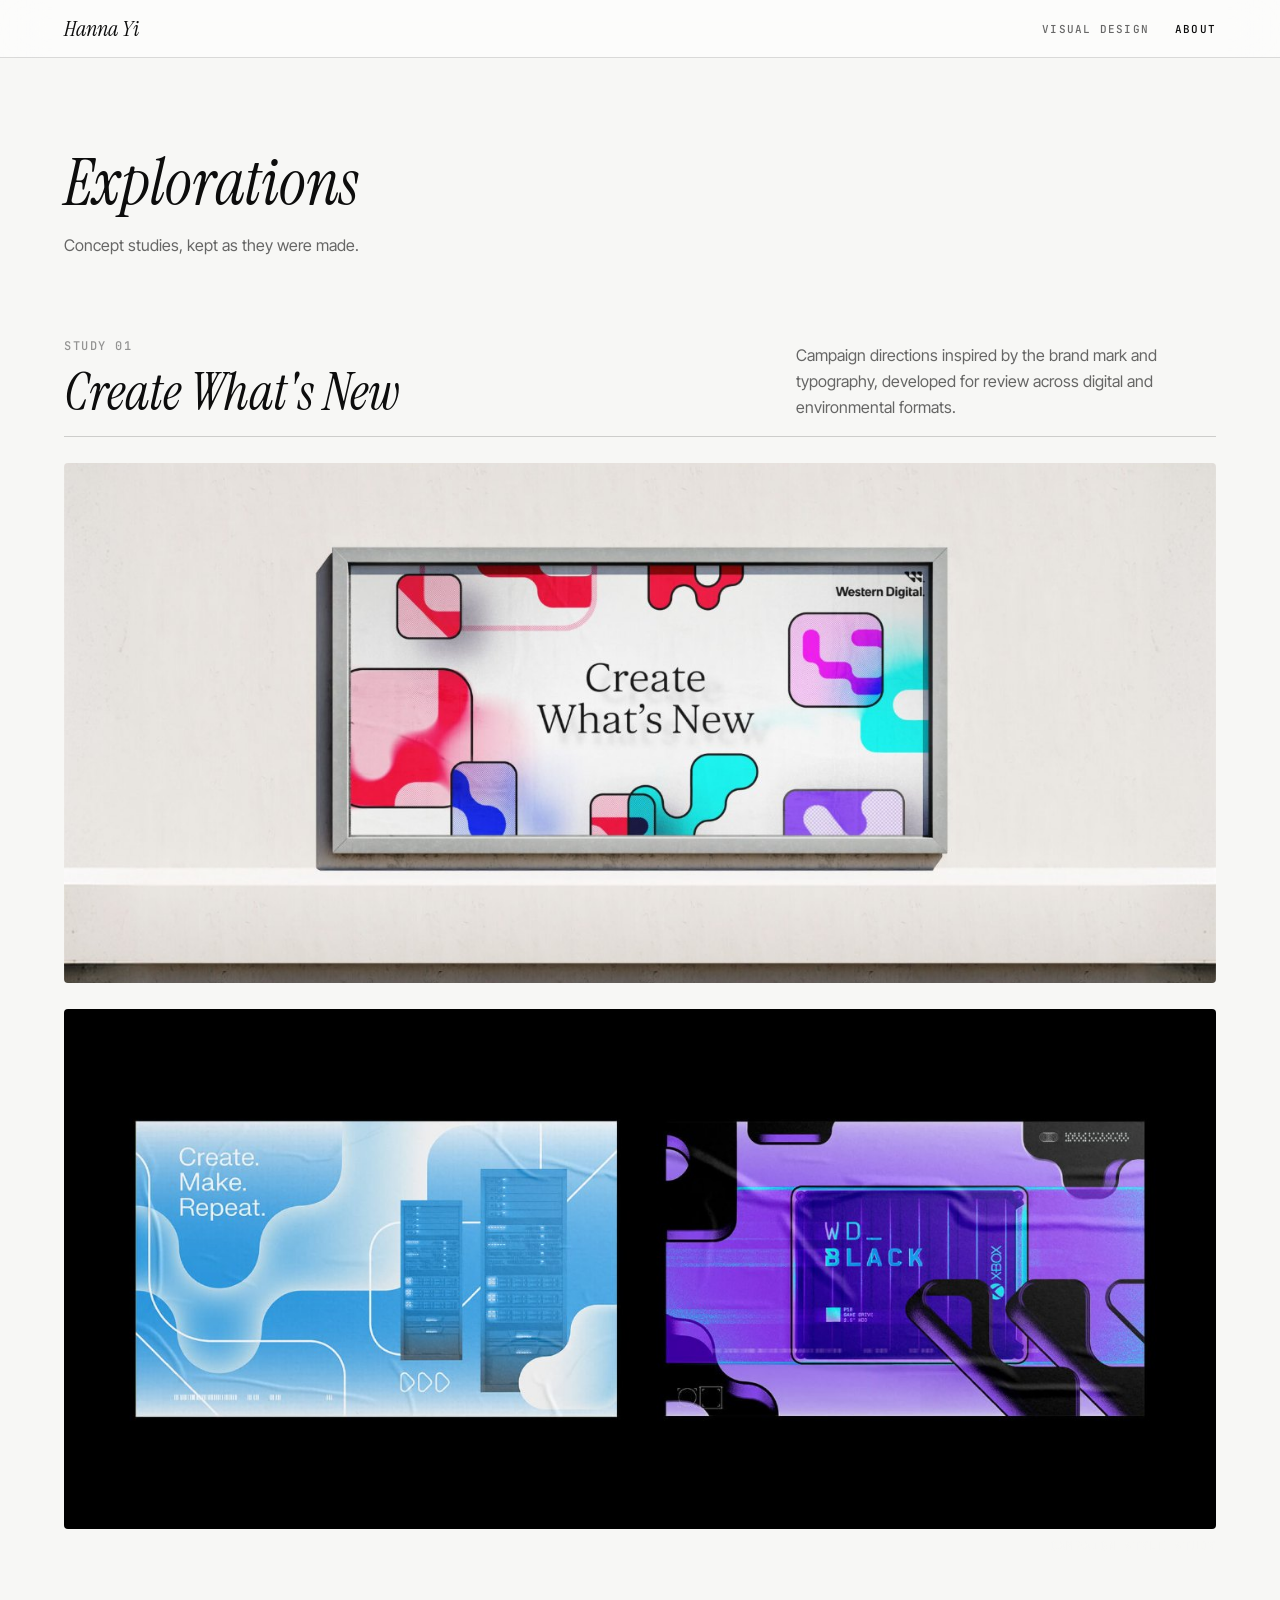
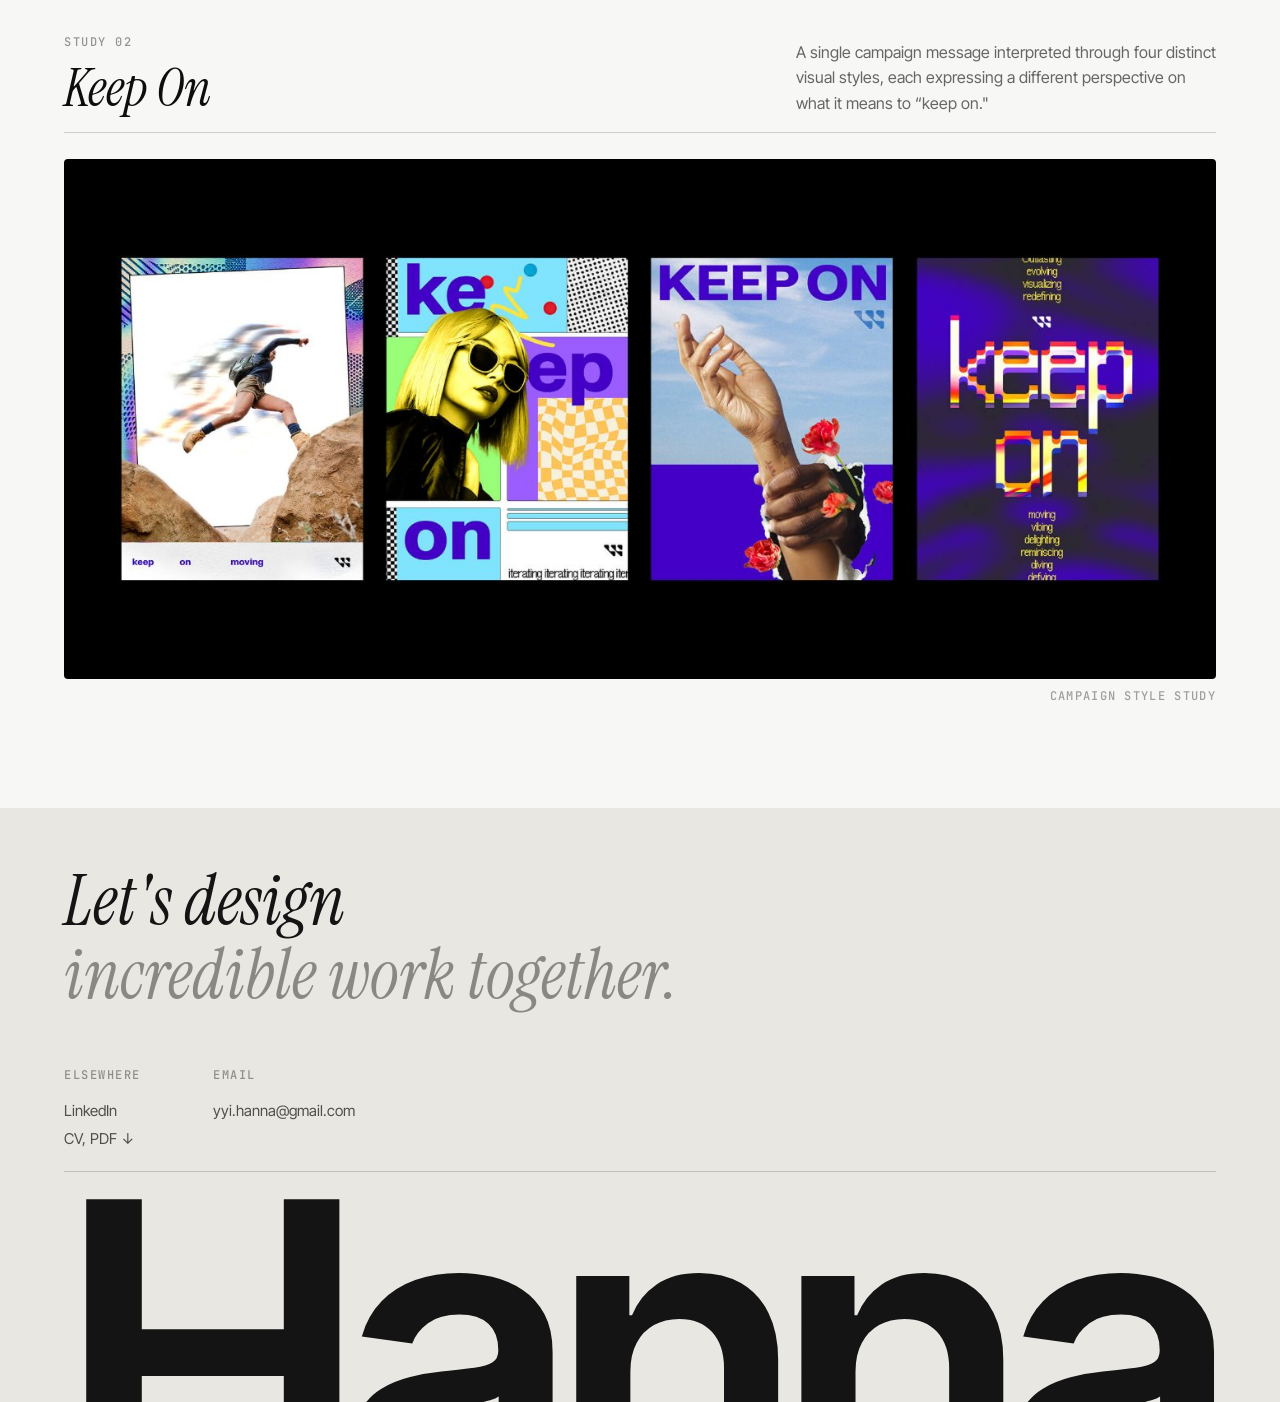
<file: explorations.html>
<!DOCTYPE html>
<html lang="en"><head>
<meta charset="utf-8">
<meta name="viewport" content="width=device-width, initial-scale=1">
<title>Explorations — Hanna Yi</title>
<meta name="description" content="Portfolio of Hanna Yi — identity, editorial and product design.">

<link rel="stylesheet" href="assets/css/styles.css">
<script>(function(){try{var d=document.documentElement,t=localStorage.getItem('hy-theme');if(t&&t!=='system')d.dataset.theme=t;var a=localStorage.getItem('hy-acc'),o=localStorage.getItem('hy-acc-on');if(a){d.style.setProperty('--acc',a);d.style.setProperty('--on-acc',o||'#0d0d0d');}}catch(e){}})();</script>
<link rel="preload" as="image" href="assets/img/concept-mockup1.jpg">
<link rel="preload" as="image" href="assets/img/concept-mockup2.jpg">
<link rel="preload" as="image" href="assets/img/concept-mockup3.jpg">
<script>try{if(!matchMedia('(prefers-reduced-motion: reduce)').matches)document.documentElement.classList.add('js-anim')}catch(e){}</script>
</head>
<body>
<main class="page" style="background:var(--ground);border-color:var(--edge)">
<div style="position:sticky;top:0;z-index:5;height:58px;background:var(--nav);backdrop-filter:blur(22px) saturate(170%);border-bottom:1px solid rgb(var(--ink-rgb) / .14);padding:0 0 0" data-nav=""><div style="max-width:1470px;margin:0 auto;display:flex;align-items:center;justify-content:space-between;padding:0 64px 0 64px;height:100%">
<a href="index.html" style="font-family:'Instrument Serif',serif;font-style:italic;font-size:22px;color:var(--ink);text-decoration:none">Hanna Yi</a>
<div style="display:flex;align-items:center;gap:26px;font:500 11px 'JetBrains Mono',monospace;letter-spacing:.11em;text-transform:uppercase">
<a href="index.html" style="color:rgb(var(--ink-rgb) / .62);text-decoration:none">Visual Design</a><a href="ux-design.html" style="display:none;color:rgb(var(--ink-rgb) / .62);text-decoration:none">UX Design</a><a href="about.html" style="color:var(--ink);text-decoration:none" aria-current="page">About</a></div>
</div></div>
<div style="padding:70px 0 0"><div style="max-width:1470px;margin:0 auto;padding:0 64px 0 64px">
<h1 style="margin:22px 0 0;max-width:16ch;font-family:'Instrument Serif',serif;font-style:italic;font-weight:400;font-size:64px;line-height:1.04;color:var(--ink)">Explorations</h1>
<p style="margin:16px 0 0;max-width:52ch;font:400 16px/1.6 'Inter Tight',sans-serif;color:rgb(var(--ink-rgb) / .62);text-wrap:pretty">Concept studies, kept as they were made.</p>
</div></div>
<section id="variable-width-tester" style="scroll-margin-top:90px;margin:76px 0 0">
<div style="max-width:1470px;margin:0 auto;padding:0 64px 0 64px">
<div style="display:grid;grid-template-columns:minmax(0,1fr) 420px;gap:48px;align-items:end;padding-bottom:16px;border-bottom:1px solid rgb(var(--ink-rgb) / .18)">
<div>
<span style="font:500 12px 'JetBrains Mono',monospace;letter-spacing:.13em;text-transform:uppercase;color:rgb(var(--ink-rgb) / .42)">Study 01</span>
<h2 style="margin:12px 0 0;font-family:'Instrument Serif',serif;font-style:italic;font-weight:400;font-size:52px;line-height:1.04;color:var(--ink)">Create What's New</h2>
</div>
<p style="margin:0;font:400 16px/1.6 'Inter Tight',sans-serif;color:rgb(var(--ink-rgb) / .62);text-wrap:pretty">Campaign directions inspired by the brand mark and typography, developed for review across digital and environmental formats.</p>
</div>
<figure style="margin:26px 0 0"><div style="height:520px;background:url('./assets/img/concept-mockup1.jpg') center / cover no-repeat;border-radius:4px"></div></figure>
<figure style="margin:26px 0 0"><div style="height:520px;background:url('./assets/img/concept-mockup2.jpg') center / cover no-repeat;border-radius:4px"></div><figcaption style="font:500 12px 'JetBrains Mono',monospace;letter-spacing:.11em;text-transform:uppercase;color:rgb(var(--ink-rgb) / .38);margin-top:9px;display:block;text-align:right"><span style="color:rgba(247, 247, 245, 0.38);letter-spacing:1.32px">CAMPAIGN STYLE STUDY</span></figcaption></figure>
</div>
</section>
<section id="one-icon-forty-ways" style="scroll-margin-top:90px;margin:76px 0 0">
<div style="max-width:1470px;margin:0 auto;padding:0 64px 0 64px">
<div style="display:grid;grid-template-columns:minmax(0,1fr) 420px;gap:48px;align-items:end;padding-bottom:16px;border-bottom:1px solid rgb(var(--ink-rgb) / .18)">
<div>
<span style="font:500 12px 'JetBrains Mono',monospace;letter-spacing:.13em;text-transform:uppercase;color:rgb(var(--ink-rgb) / .42)">Study 02</span>
<h2 style="margin:12px 0 0;font-family:'Instrument Serif',serif;font-style:italic;font-weight:400;font-size:52px;line-height:1.04;color:var(--ink)">Keep On</h2>
</div>
<p style="margin:0;font:400 16px/1.6 'Inter Tight',sans-serif;color:rgb(var(--ink-rgb) / .62);text-wrap:pretty">A single campaign message interpreted through four distinct visual styles, each expressing a different perspective on what it means to “keep on."</p>
</div>
<figure style="margin:26px 0 0"><div style="height:520px;background:url('./assets/img/concept-mockup3.jpg') center / cover no-repeat;border-radius:4px"></div><figcaption style="font:500 12px 'JetBrains Mono',monospace;letter-spacing:.11em;text-transform:uppercase;color:rgb(var(--ink-rgb) / .38);margin-top:9px;display:block;text-align:right">CAMPAIGN STYLE STUDY</figcaption></figure>
</div>
</section>
<footer style="margin:104px 0 0;padding:56px 0 0;overflow:hidden;background:var(--foot);--ink:var(--foot-ink);--ink-rgb:var(--foot-ink-rgb);--acc:var(--foot-ink);color:var(--foot-ink)">
<div style="max-width:1470px;margin:0 auto;padding:0 64px 0 64px">
<div style="font-family:'Instrument Serif',serif;font-style:italic;font-weight:400;font-size:clamp(40px,5.4vw,76px);line-height:1.06;color:var(--ink);max-width:22ch">Let's design<br><span style="color:rgb(var(--ink-rgb) / .45)">incredible work together.</span></div>
<div style="margin-top:56px;display:grid;grid-template-columns:auto auto;justify-content:start;gap:72px;align-items:start">
<div>
<div style="font:500 12px 'JetBrains Mono',monospace;letter-spacing:.13em;text-transform:uppercase;color:rgb(var(--ink-rgb) / .42)">Elsewhere</div>
<div style="margin-top:14px;display:flex;flex-direction:column">
<a href="https://www.linkedin.com/in/hyi-design" target="_blank" rel="noopener" style="font:400 15px/1.9 'Inter Tight',sans-serif;color:rgb(var(--ink-rgb) / .72);text-decoration:none">LinkedIn</a>
<a href="assets/hanna-yi-resume-2026.pdf" download="" style="font:400 15px/1.9 'Inter Tight',sans-serif;color:rgb(var(--ink-rgb) / .72);text-decoration:none">CV, PDF ↓</a>
</div>
</div>
<div>
<div style="font:500 12px 'JetBrains Mono',monospace;letter-spacing:.13em;text-transform:uppercase;color:rgb(var(--ink-rgb) / .42)">Email</div>
<div style="margin-top:14px"><a href="mailto:yyi.hanna@gmail.com" target="_blank" rel="noopener" style="font:400 15px/1.9 'Inter Tight',sans-serif;color:rgb(var(--ink-rgb) / .72);text-decoration:none;overflow-wrap:anywhere">yyi.hanna@gmail.com</a></div>
</div>
</div>
<div style="margin-top:17px;border-top:1px solid rgb(var(--ink-rgb) / .18)"></div>
</div>
<div style="max-width:1470px;margin:0 auto;padding:0 64px 0 64px">
<div style="overflow:hidden;height:.485em;margin:26px 0 0;font-size:calc((min(100vw,1470px) - 128px) / 2.733)"><div style="font:600 1em/.74 'Inter Tight',sans-serif;letter-spacing:-.04em;color:var(--ink);white-space:nowrap;text-align:center">Hanna</div></div>
</div>
</footer>
</main>
<script src="assets/js/site.js"></script>
</body></html>
</file>
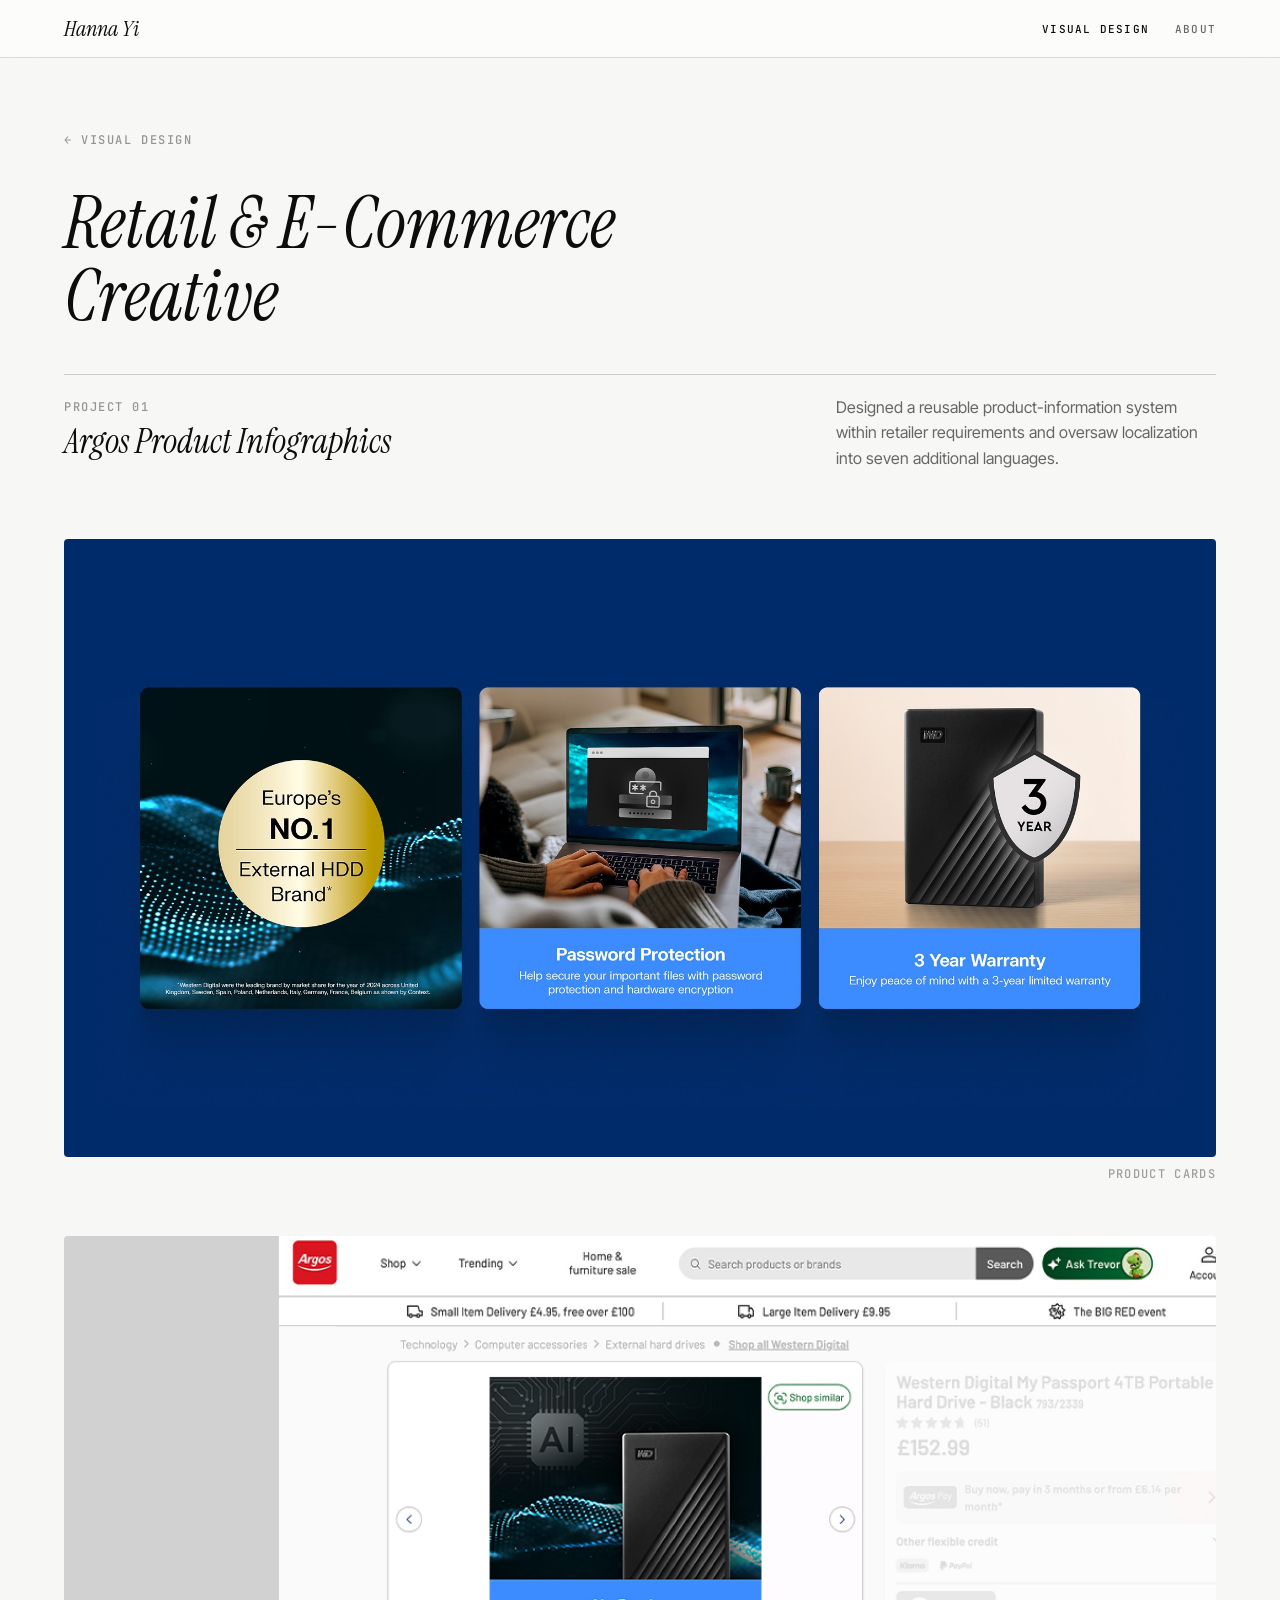
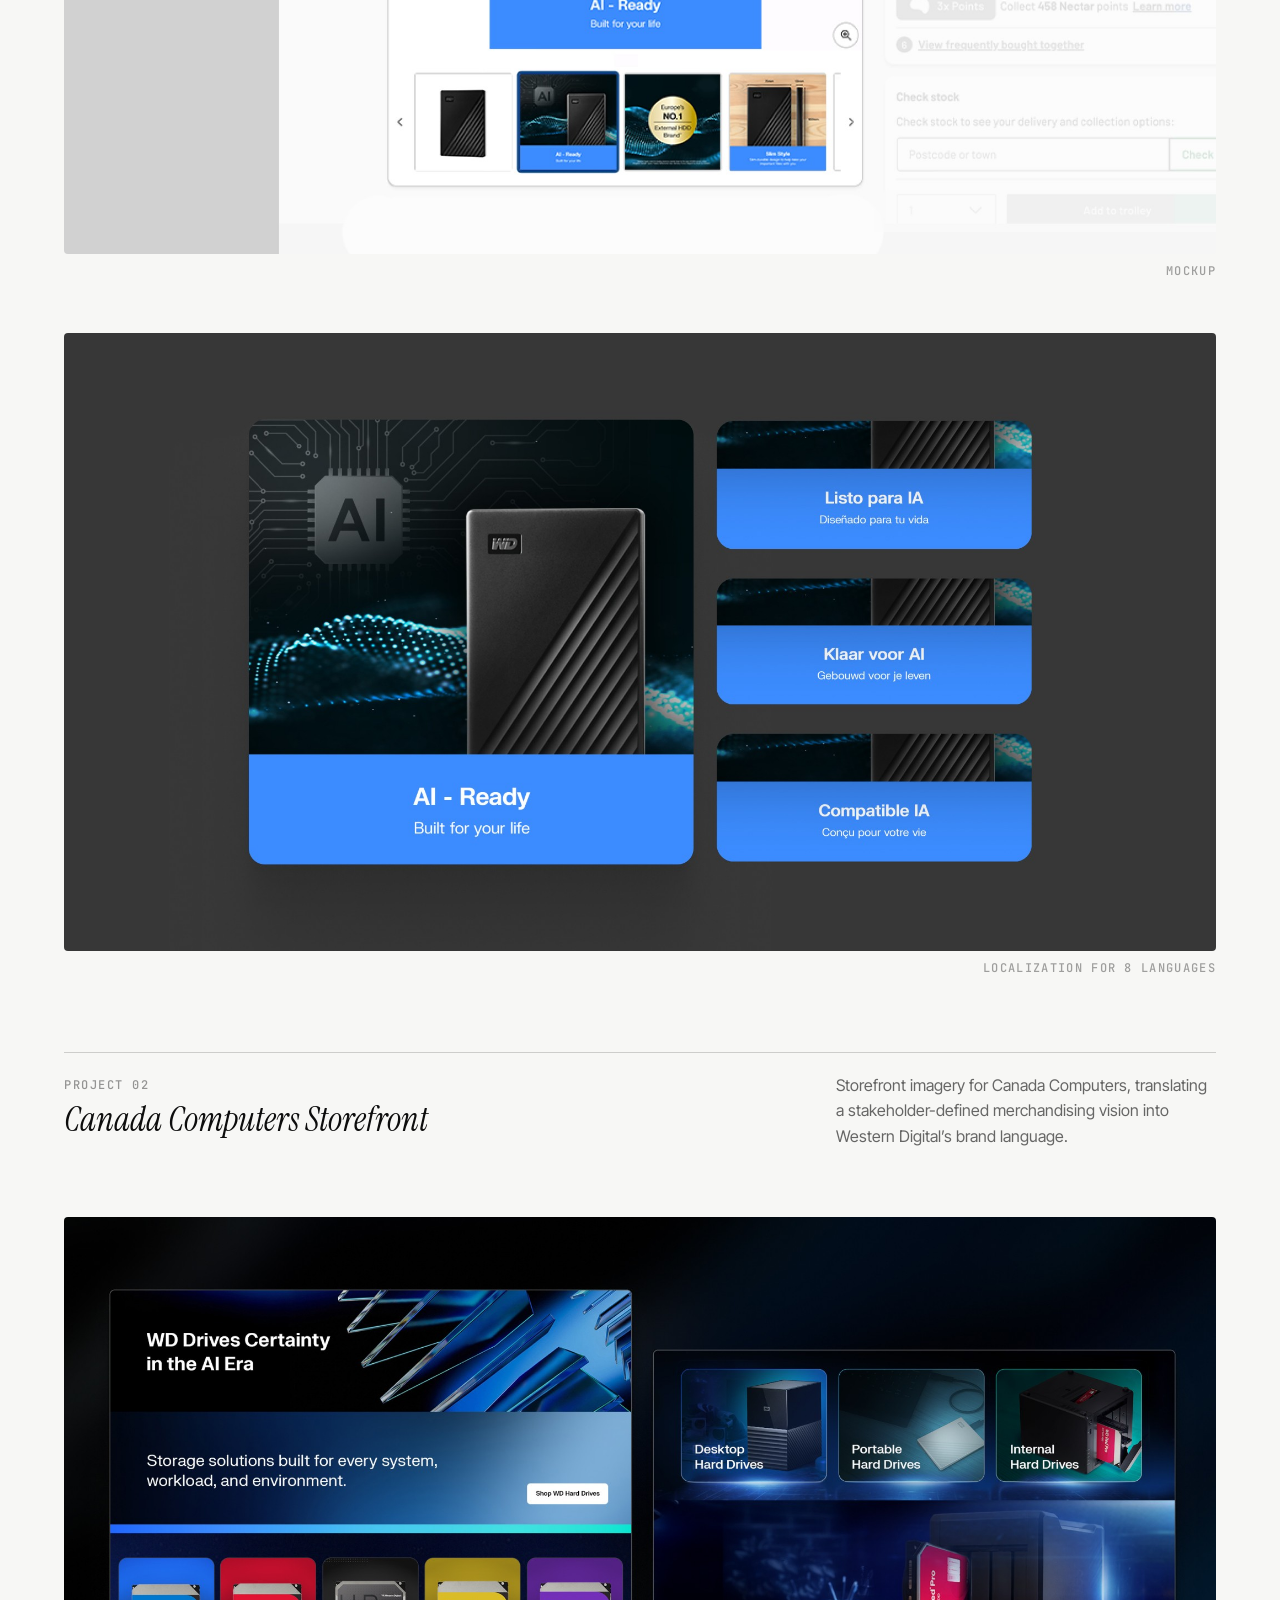
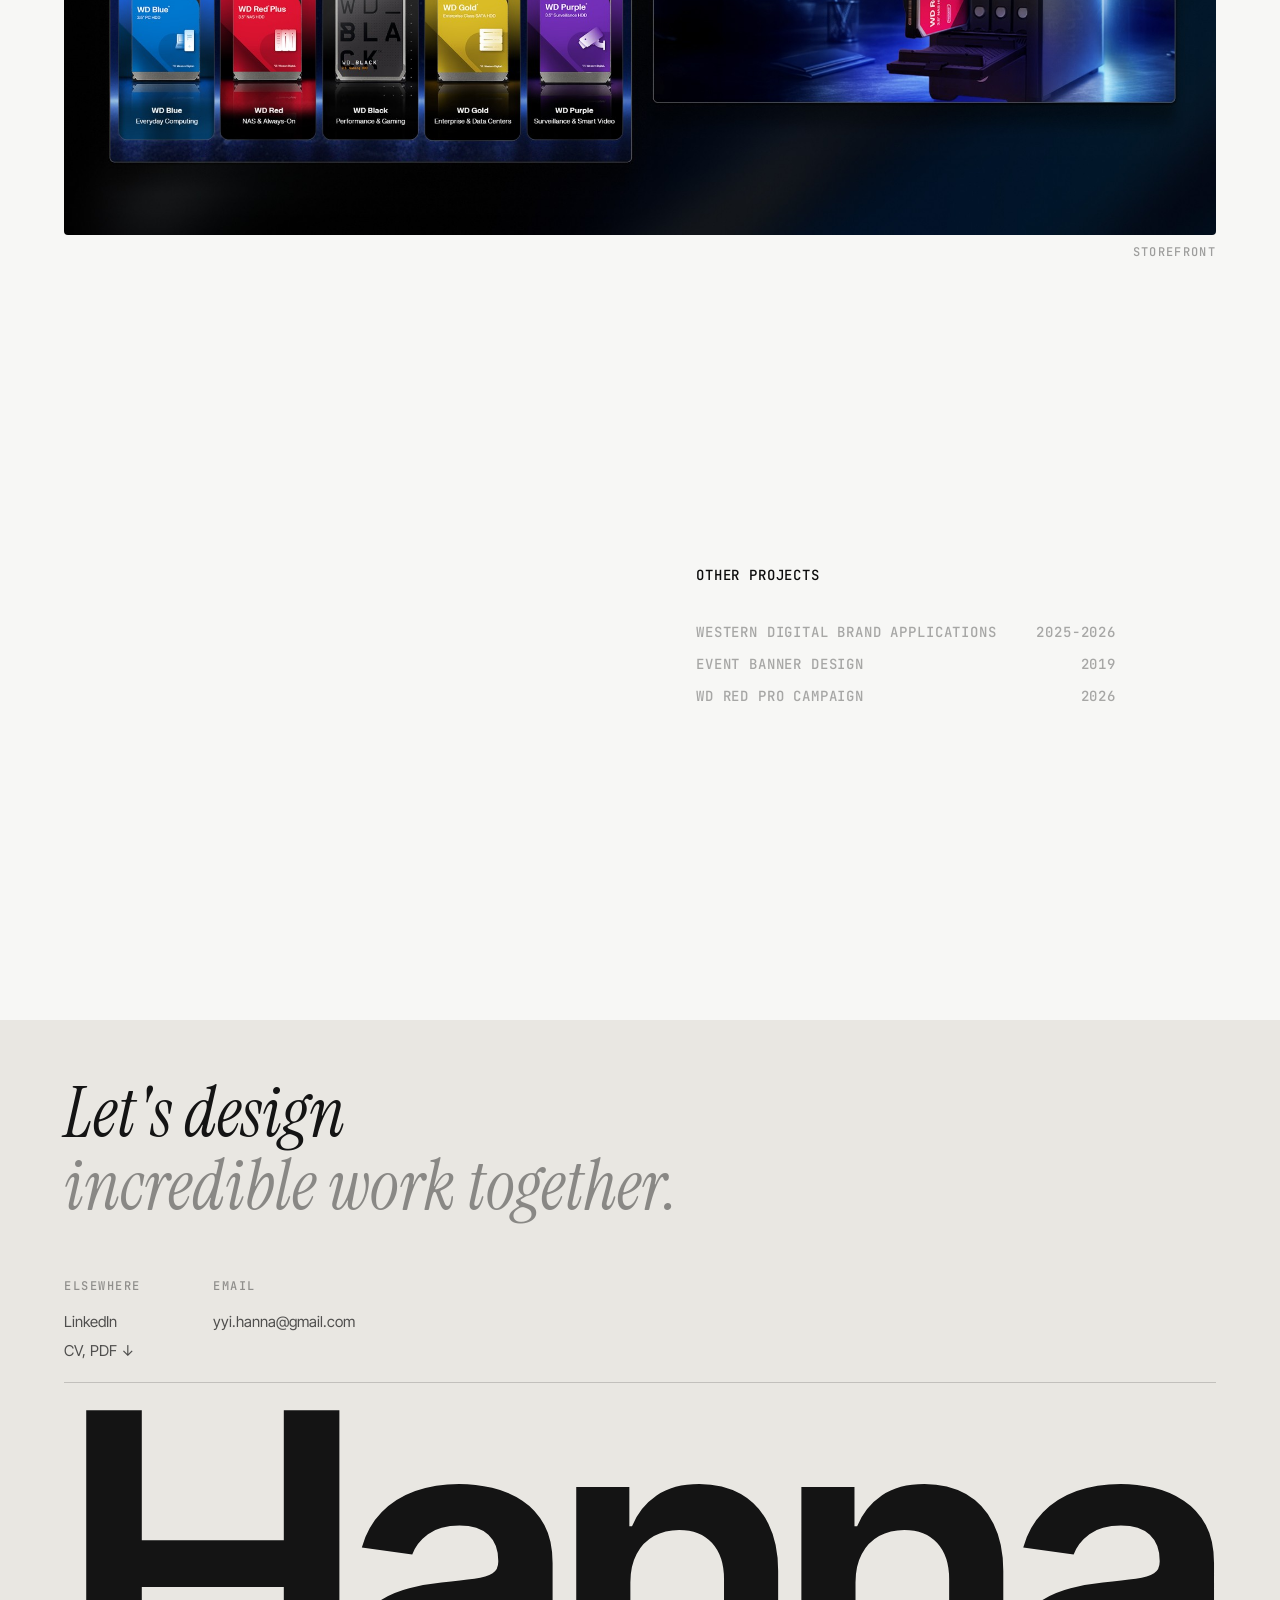
<file: retail-e-commerce-creative.html>
<!DOCTYPE html>
<html lang="en"><head>
<meta charset="utf-8">
<meta name="viewport" content="width=device-width, initial-scale=1">
<title>Retail &amp; E-Commerce Creative — Hanna Yi</title>
<meta name="description" content="Portfolio of Hanna Yi — identity, editorial and product design.">

<link rel="stylesheet" href="assets/css/styles.css">
<script>(function(){try{var d=document.documentElement,t=localStorage.getItem('hy-theme');if(t&&t!=='system')d.dataset.theme=t;var a=localStorage.getItem('hy-acc'),o=localStorage.getItem('hy-acc-on');if(a){d.style.setProperty('--acc',a);d.style.setProperty('--on-acc',o||'#0d0d0d');}}catch(e){}})();</script>
<script src="assets/js/gate.js"></script>
<script>try{if(!matchMedia('(prefers-reduced-motion: reduce)').matches)document.documentElement.classList.add('js-anim')}catch(e){}</script>
</head>
<body>
<main class="page" style="background:var(--ground);border-color:var(--edge)">
<div style="position:sticky;top:0;z-index:5;height:58px;background:var(--nav);backdrop-filter:blur(22px) saturate(170%);border-bottom:1px solid rgb(var(--ink-rgb) / .14);padding:0 0 0" data-nav=""><div style="max-width:1470px;margin:0 auto;display:flex;align-items:center;justify-content:space-between;padding:0 64px 0 64px;height:100%">
<a href="index.html" style="font-family:'Instrument Serif',serif;font-style:italic;font-size:22px;color:var(--ink);text-decoration:none">Hanna Yi</a>
<div style="display:flex;align-items:center;gap:26px;font:500 11px 'JetBrains Mono',monospace;letter-spacing:.11em;text-transform:uppercase">
<a href="index.html" style="color:var(--ink);text-decoration:none" aria-current="page">Visual Design</a><a href="ux-design.html" style="display:none;color:rgb(var(--ink-rgb) / .62);text-decoration:none">UX Design</a><a href="about.html" style="color:rgb(var(--ink-rgb) / .62);text-decoration:none">About</a></div>
</div></div>
<div style="padding:70px 0 0"><div style="max-width:1470px;margin:0 auto;padding:0 64px 0 64px">
<a href="index.html" style="display:inline-block;font:500 12px 'JetBrains Mono',monospace;letter-spacing:.13em;text-transform:uppercase;color:rgb(var(--ink-rgb) / .42);text-decoration:none;margin-bottom:22px">← Visual Design</a>
<div style="margin-top:16px">
<h2 style="margin:0;max-width:18ch;font-family:'Instrument Serif',serif;font-style:italic;font-weight:400;font-size:72px;line-height:1.02;color:var(--ink)">Retail &amp; E-Commerce Creative</h2>
</div></div></div>
<div style="margin:41px 0 0"><div style="max-width:1470px;margin:0 auto;padding:0 64px 0 64px"><div style="padding-top:20px;border-top:1px solid rgb(var(--ink-rgb) / .18);display:grid;grid-template-columns:minmax(0,1fr) 380px;gap:44px">
<div style="height:112px"><span style="font:500 12px 'JetBrains Mono',monospace;letter-spacing:.13em;text-transform:uppercase;color:rgb(var(--ink-rgb) / .42)">PROJECT 01</span><div style="font-family:'Instrument Serif',serif;font-style:italic;font-size:34px;line-height:1.1;color:var(--ink);margin-top:8px">Argos Product Infographics</div></div>
<div><p style="margin:0;font:400 16px/1.6 'Inter Tight',sans-serif;color:rgb(var(--ink-rgb) / .62);text-wrap:pretty">Designed a reusable product-information system within retailer requirements and oversaw localization into seven additional languages.</p><div style="margin-top:24px"></div></div>
</div></div></div>
<div style="margin:32px 0 0"><div style="max-width:1470px;margin:0 auto;display:grid;gap:54px;padding:0 64px 0 64px">
<figure style="margin:0"><div style="aspect-ratio:2088 / 1120;width:100%;background:url('./assets/img/retail-mockup1.jpg') center / contain no-repeat;border-radius:4px"></div><figcaption style="font:500 12px 'JetBrains Mono',monospace;letter-spacing:.11em;text-transform:uppercase;color:rgb(var(--ink-rgb) / .38);margin-top:9px;display:block;text-align:right">PRODUCT CARDS</figcaption></figure>
<figure style="margin:0"><div style="aspect-ratio:2088 / 1120;width:100%;background:url('./assets/img/retail-mockup2.jpg') center / contain no-repeat;border-radius:4px"></div><figcaption style="font:500 12px 'JetBrains Mono',monospace;letter-spacing:.11em;text-transform:uppercase;color:rgb(var(--ink-rgb) / .38);margin-top:9px;display:block;text-align:right">MOCKUP<br></figcaption></figure>
<figure style="margin:0"><div style="aspect-ratio:2088 / 1120;width:100%;background:url('./assets/img/retail-mockup3.jpg') center / contain no-repeat;border-radius:4px"></div><figcaption style="font:500 12px 'JetBrains Mono',monospace;letter-spacing:.11em;text-transform:uppercase;color:rgb(var(--ink-rgb) / .38);margin-top:9px;display:block;text-align:right">LOCALIZATION FOR 8 LANGUAGES</figcaption></figure>
</div></div>
<div style="margin:76px 0 0"><div style="max-width:1470px;margin:0 auto;padding:0 64px 0 64px"><div style="padding-top:20px;border-top:1px solid rgb(var(--ink-rgb) / .18);display:grid;grid-template-columns:minmax(0,1fr) 380px;gap:44px">
<div style="height:112px"><span style="font:500 12px 'JetBrains Mono',monospace;letter-spacing:.13em;text-transform:uppercase;color:rgb(var(--ink-rgb) / .42)">PROJECT 02</span><div style="font-family:'Instrument Serif',serif;font-style:italic;font-size:34px;line-height:1.1;color:var(--ink);margin-top:8px">Canada Computers Storefront</div></div>
<div><p style="margin:0;font:400 16px/1.6 'Inter Tight',sans-serif;color:rgb(var(--ink-rgb) / .62);text-wrap:pretty">Storefront imagery for Canada Computers, translating a stakeholder-defined merchandising vision into Western Digital’s brand language.</p></div>
</div></div></div>
<div style="margin:32px 0 0"><div style="max-width:1470px;margin:0 auto;display:grid;gap:54px;padding:0 64px 0 64px">
<figure style="margin:0"><div style="aspect-ratio:2088 / 1120;width:100%;background:url('./assets/img/2-mockups1.jpg') center / contain no-repeat;border-radius:4px"></div><figcaption style="font:500 12px 'JetBrains Mono',monospace;letter-spacing:.11em;text-transform:uppercase;color:rgb(var(--ink-rgb) / .38);margin-top:9px;display:block;text-align:right">STOREFRONT</figcaption></figure>
</div></div>
<div data-other-projects="" style="margin:0;padding:150px 0 150px">
<div style="max-width:1470px;margin:0 auto;padding:0 64px 0 64px;display:flex;justify-content:center;align-items:center;gap:72px">
<div data-op-stage="" style="position:relative;flex:0 1 460px;width:auto;min-width:0;aspect-ratio:1 / 1">
<div data-op-img="0" style="position:absolute;inset:0;background:url('./assets/img/homepage-wd-applications.jpg') center / cover no-repeat;border-radius:4px;opacity:0;transition:opacity .3s ease"></div>
<div data-op-img="1" style="position:absolute;inset:0;background:url('./assets/img/homepage-event.jpg') center / cover no-repeat;border-radius:4px;opacity:0;transition:opacity .3s ease"></div>
<div data-op-img="2" style="position:absolute;inset:0;background:#2f2420;border-radius:4px;opacity:0;transition:opacity .3s ease"><span style="position:absolute;inset:0;z-index:3;display:flex;align-items:center;justify-content:center;color:#ff8a6b;font:500 34px 'JetBrains Mono',monospace;letter-spacing:.22em;text-transform:uppercase">WIP</span></div>
</div>
<div style="flex:0 1 420px;width:auto;min-width:0">
<div style="font:500 14px/1 'JetBrains Mono',monospace;letter-spacing:.06em;text-transform:uppercase;color:var(--ink)">Other Projects</div>
<div style="margin-top:34px;display:flex;flex-direction:column">
<a href="western-digital-brand-system-applications.html" data-op-row="0" style="display:flex;align-items:baseline;justify-content:space-between;gap:24px;padding:9px 0;font:500 14px/1 'JetBrains Mono',monospace;letter-spacing:.06em;text-transform:uppercase;color:rgb(var(--ink-rgb) / .34);text-decoration:none;transition:color .2s ease"><span>Western Digital Brand Applications</span><span style="flex:0 0 auto;text-align:right;white-space:nowrap">2025-2026</span></a>
<a href="entertainment-trade-show-graphics.html" data-op-row="1" style="display:flex;align-items:baseline;justify-content:space-between;gap:24px;padding:9px 0;font:500 14px/1 'JetBrains Mono',monospace;letter-spacing:.06em;text-transform:uppercase;color:rgb(var(--ink-rgb) / .34);text-decoration:none;transition:color .2s ease"><span>Event Banner Design</span><span style="flex:0 0 auto;text-align:right;white-space:nowrap">2019</span></a>
<a href="wd-red-pro-campaign.html" data-op-row="2" style="display:flex;align-items:baseline;justify-content:space-between;gap:24px;padding:9px 0;font:500 14px/1 'JetBrains Mono',monospace;letter-spacing:.06em;text-transform:uppercase;color:rgb(var(--ink-rgb) / .34);text-decoration:none;transition:color .2s ease"><span>WD Red Pro Campaign</span><span style="flex:0 0 auto;text-align:right;white-space:nowrap">2026</span></a>
</div>
</div>
</div>
</div>
<footer style="margin:0;padding:56px 0 0;overflow:hidden;background:var(--foot);--ink:var(--foot-ink);--ink-rgb:var(--foot-ink-rgb);--acc:var(--foot-ink);color:var(--foot-ink)">
<div style="max-width:1470px;margin:0 auto;padding:0 64px 0 64px">
<div style="font-family:'Instrument Serif',serif;font-style:italic;font-weight:400;font-size:clamp(40px,5.4vw,76px);line-height:1.06;color:var(--ink);max-width:22ch">Let's design<br><span style="color:rgb(var(--ink-rgb) / .45)">incredible work together.</span></div>
<div style="margin-top:56px;display:grid;grid-template-columns:auto auto;justify-content:start;gap:72px;align-items:start">
<div>
<div style="font:500 12px 'JetBrains Mono',monospace;letter-spacing:.13em;text-transform:uppercase;color:rgb(var(--ink-rgb) / .42)">Elsewhere</div>
<div style="margin-top:14px;display:flex;flex-direction:column">
<a href="https://www.linkedin.com/in/hyi-design" target="_blank" rel="noopener" style="font:400 15px/1.9 'Inter Tight',sans-serif;color:rgb(var(--ink-rgb) / .72);text-decoration:none">LinkedIn</a>
<a href="assets/hanna-yi-resume-2026.pdf" download="" style="font:400 15px/1.9 'Inter Tight',sans-serif;color:rgb(var(--ink-rgb) / .72);text-decoration:none">CV, PDF ↓</a>
</div>
</div>
<div>
<div style="font:500 12px 'JetBrains Mono',monospace;letter-spacing:.13em;text-transform:uppercase;color:rgb(var(--ink-rgb) / .42)">Email</div>
<div style="margin-top:14px"><a href="mailto:yyi.hanna@gmail.com" target="_blank" rel="noopener" style="font:400 15px/1.9 'Inter Tight',sans-serif;color:rgb(var(--ink-rgb) / .72);text-decoration:none;overflow-wrap:anywhere">yyi.hanna@gmail.com</a></div>
</div>
</div>
<div style="margin-top:17px;border-top:1px solid rgb(var(--ink-rgb) / .18)"></div>
</div>
<div style="max-width:1470px;margin:0 auto;padding:0 64px 0 64px">
<div style="overflow:hidden;height:.485em;margin:26px 0 0;font-size:calc((min(100vw,1470px) - 128px) / 2.733)"><div style="font:600 1em/.74 'Inter Tight',sans-serif;letter-spacing:-.04em;color:var(--ink);white-space:nowrap;text-align:center">Hanna</div></div>
</div>
</footer>
</main>
<script src="assets/js/site.js"></script>



</body></html>
</file>
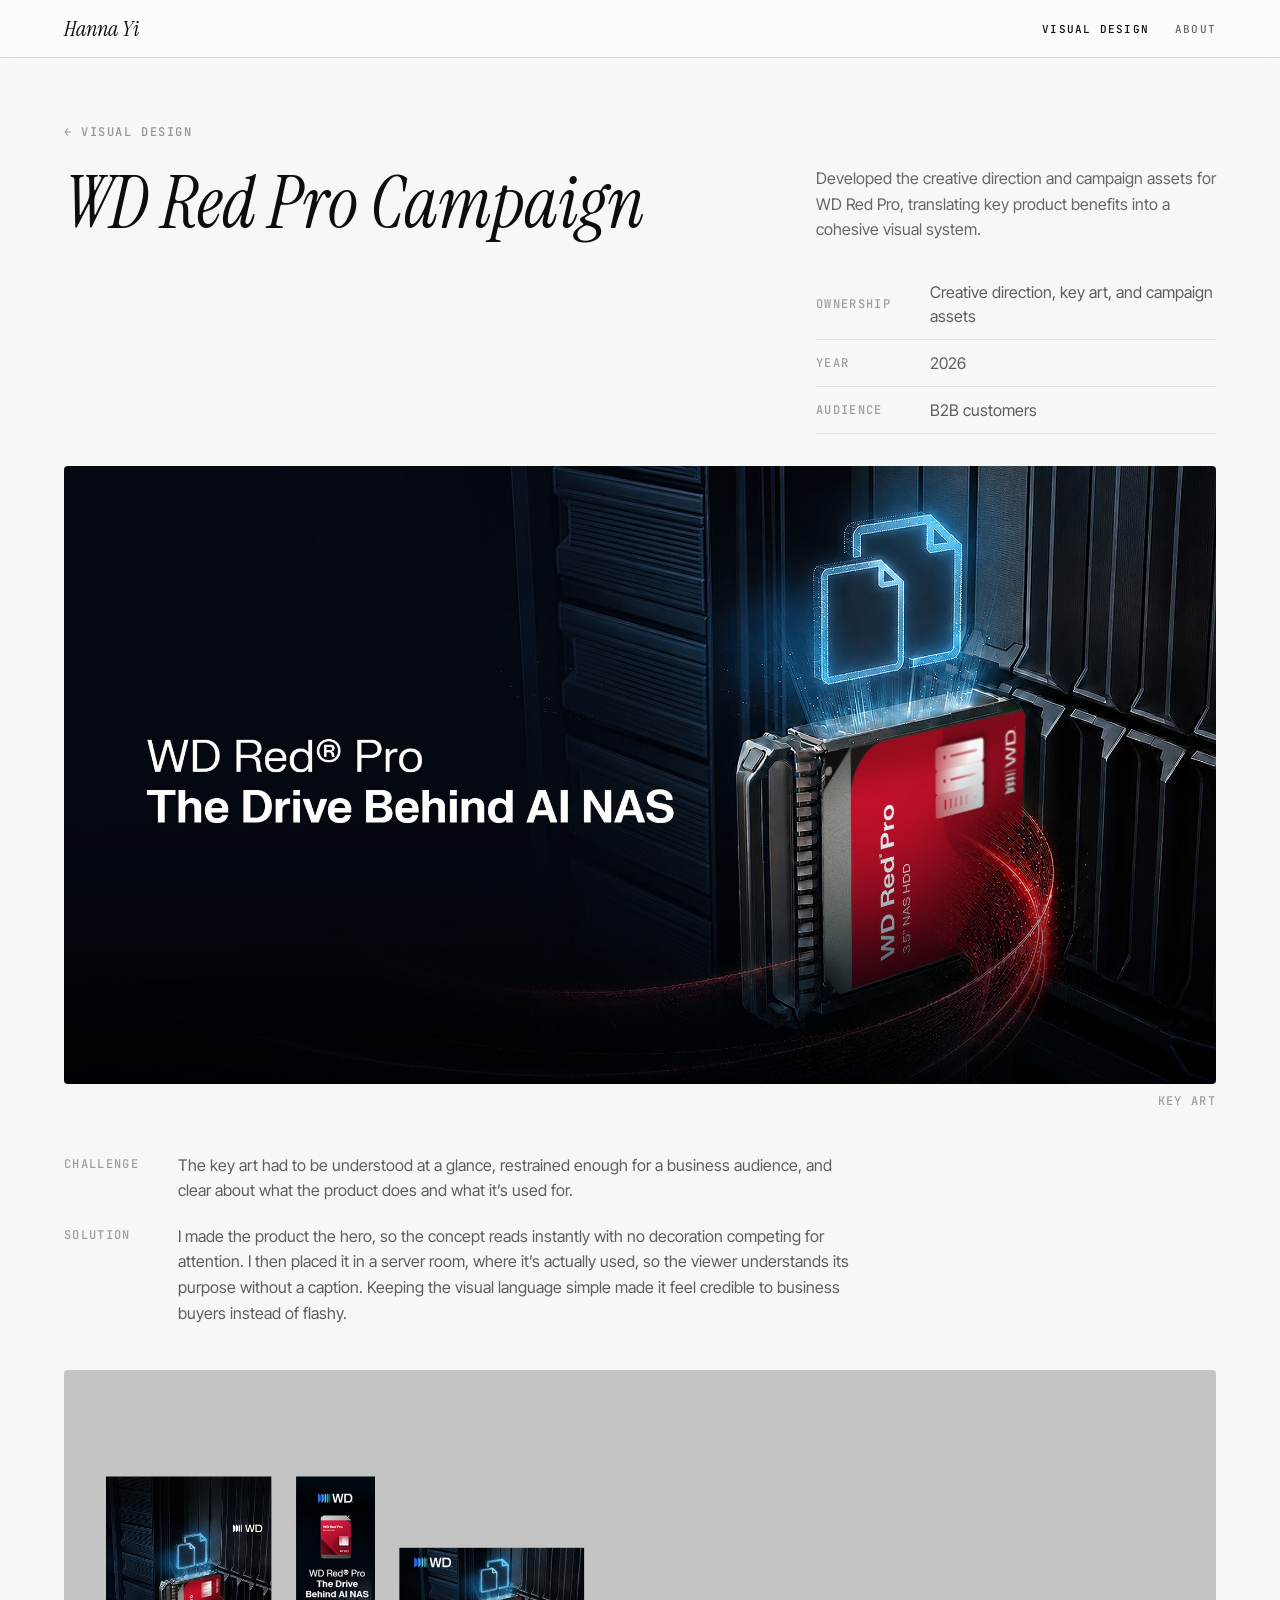
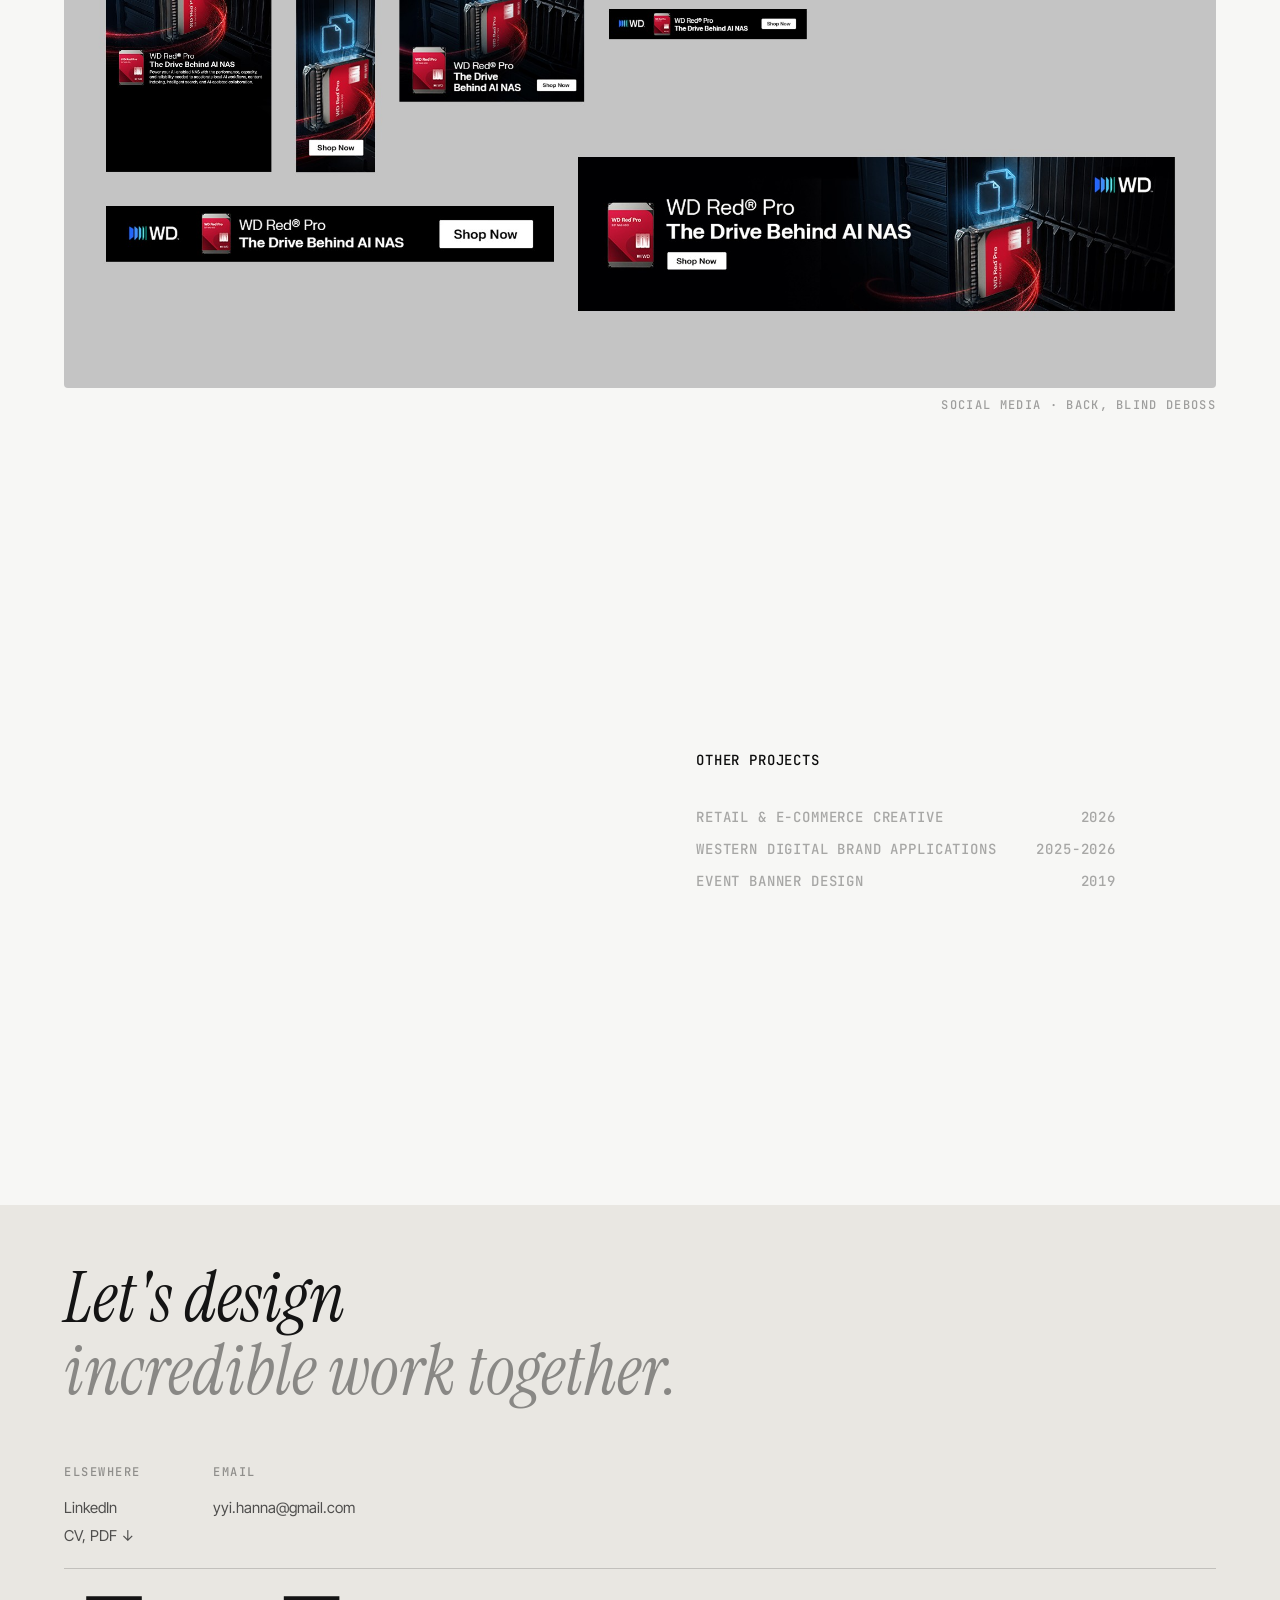
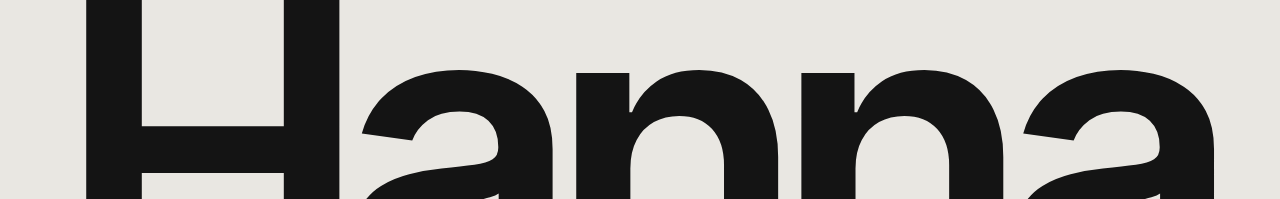
<file: wd-red-pro-campaign.html>
<!DOCTYPE html>
<html lang="en"><head>
<meta charset="utf-8">
<meta name="viewport" content="width=device-width, initial-scale=1">
<title>WD Red Pro Campaign — Hanna Yi</title>
<meta name="description" content="Portfolio of Hanna Yi — identity, editorial and product design.">

<link rel="stylesheet" href="assets/css/styles.css">
<script>(function(){try{var d=document.documentElement,t=localStorage.getItem('hy-theme');if(t&&t!=='system')d.dataset.theme=t;var a=localStorage.getItem('hy-acc'),o=localStorage.getItem('hy-acc-on');if(a){d.style.setProperty('--acc',a);d.style.setProperty('--on-acc',o||'#0d0d0d');}}catch(e){}})();</script>
<script>try{if(!matchMedia('(prefers-reduced-motion: reduce)').matches)document.documentElement.classList.add('js-anim')}catch(e){}</script>
</head>
<body>
<main class="page" style="background:var(--ground);border-color:var(--edge)">
<div style="position:sticky;top:0;z-index:5;height:58px;background:var(--nav);backdrop-filter:blur(22px) saturate(170%);border-bottom:1px solid rgb(var(--ink-rgb) / .14);padding:0 0 0" data-nav=""><div style="max-width:1470px;margin:0 auto;display:flex;align-items:center;justify-content:space-between;padding:0 64px 0 64px;height:100%">
<a href="index.html" style="font-family:'Instrument Serif',serif;font-style:italic;font-size:22px;color:var(--ink);text-decoration:none">Hanna Yi</a>
<div style="display:flex;align-items:center;gap:26px;font:500 11px 'JetBrains Mono',monospace;letter-spacing:.11em;text-transform:uppercase">
<a href="index.html" style="color:var(--ink);text-decoration:none" aria-current="page">Visual Design</a><a href="ux-design.html" style="display:none;color:rgb(var(--ink-rgb) / .62);text-decoration:none">UX Design</a><a href="about.html" style="color:rgb(var(--ink-rgb) / .62);text-decoration:none">About</a></div>
</div></div>


<div style="padding:62px 0 0"><div style="max-width:1470px;margin:0 auto;padding:0 64px 0 64px"><a href="index.html" style="font:500 12px 'JetBrains Mono',monospace;letter-spacing:.13em;text-transform:uppercase;color:rgb(var(--ink-rgb) / .42);text-decoration:none">← Visual design</a></div></div><div style="padding:26px 0 0"><div style="max-width:1470px;margin:0 auto;padding:0 64px 0 64px;display:grid;grid-template-columns:minmax(0,1fr) 400px;gap:48px;align-items:start">
<h1 style="margin:0;max-width:20ch;font-family:'Instrument Serif',serif;font-style:italic;font-weight:400;font-size:72px;line-height:1.03;color:var(--ink)">WD Red Pro Campaign</h1>
<div><p style="margin:0;font:400 16px/1.6 'Inter Tight',sans-serif;color:rgb(var(--ink-rgb) / .62);text-wrap:pretty">Developed the creative direction and campaign assets for WD Red Pro, translating key product benefits into a cohesive visual system.</p><div style="display:flex;flex-direction:column;gap:22px;margin-top:26px"><div>
<div style="display:grid;grid-template-columns:96px minmax(0,1fr);gap:18px;padding:11px 0;align-items:center;border-bottom:1px solid rgb(var(--ink-rgb) / .11)"><span style="font:500 12px 'JetBrains Mono',monospace;letter-spacing:.11em;text-transform:uppercase;color:rgb(var(--ink-rgb) / .38)">Ownership</span><span style="font:400 16px/1.5 'Inter Tight',sans-serif;color:rgb(var(--ink-rgb) / .66)">Creative direction, key art, and campaign assets</span></div><div style="display:grid;grid-template-columns:96px minmax(0,1fr);gap:18px;padding:11px 0;align-items:center;border-bottom:1px solid rgb(var(--ink-rgb) / .11)"><span style="font:500 12px 'JetBrains Mono',monospace;letter-spacing:.11em;text-transform:uppercase;color:rgb(var(--ink-rgb) / .38)">Year</span><span style="font:400 16px/1.5 'Inter Tight',sans-serif;color:rgb(var(--ink-rgb) / .66)">2026</span></div><div style="display:grid;grid-template-columns:96px minmax(0,1fr);gap:18px;padding:11px 0;align-items:center;border-bottom:1px solid rgb(var(--ink-rgb) / .11)"><span style="font:500 12px 'JetBrains Mono',monospace;letter-spacing:.11em;text-transform:uppercase;color:rgb(var(--ink-rgb) / .38)">Audience</span><span style="font:400 16px/1.5 'Inter Tight',sans-serif;color:rgb(var(--ink-rgb) / .66)">B2B customers</span></div>
</div></div></div></div></div></div></div><div style="padding:32px 0 0"><div style="max-width:1470px;margin:0 auto;padding:0 64px 0 64px"><figure style="margin:0"><div style="aspect-ratio:2088 / 1120;width:100%;background:url('./assets/img/red-mockup1.jpg') center / cover no-repeat;border-radius:4px"></div><figcaption style="font:500 12px 'JetBrains Mono',monospace;letter-spacing:.11em;text-transform:uppercase;color:rgb(var(--ink-rgb) / .38);margin-top:9px;display:block;text-align:right">KEY ART</figcaption></figure></div></div>
<div style="padding:44px 0 12px"><div data-stack="" data-cs-band="" style="max-width:1470px;margin:0 auto;padding:0 64px;display:grid;grid-template-columns:96px minmax(0,680px);gap:20px 18px;align-items:start"><span style="font:500 12px 'JetBrains Mono',monospace;letter-spacing:.11em;text-transform:uppercase;color:rgb(var(--ink-rgb) / .38);padding-top:3px">Challenge</span><p style="margin:0;font:400 16px/1.6 'Inter Tight',sans-serif;color:rgb(var(--ink-rgb) / .66);text-wrap:pretty">The key art had to be understood at a glance, restrained enough for a business audience, and clear about what the product does and what it’s used for.</p><span style="font:500 12px 'JetBrains Mono',monospace;letter-spacing:.11em;text-transform:uppercase;color:rgb(var(--ink-rgb) / .38);padding-top:3px">Solution</span><p style="margin:0;font:400 16px/1.6 'Inter Tight',sans-serif;color:rgb(var(--ink-rgb) / .66);text-wrap:pretty">I made the product the hero, so the concept reads instantly with no decoration competing for attention. I then placed it in a server room, where it’s actually used, so the viewer understands its purpose without a caption. Keeping the visual language simple made it feel credible to business buyers instead of flashy.</p></div></div><div style="padding:32px 0 0"><div style="max-width:1470px;margin:0 auto;padding:0 64px 0 64px;display:grid;gap:54px"><div><figure style="margin:0"><div style="aspect-ratio:2088 / 1120;width:100%;background:url('./assets/img/red-mockup3.jpg') center / cover no-repeat;border-radius:4px"></div><figcaption style="font:500 12px 'JetBrains Mono',monospace;letter-spacing:.11em;text-transform:uppercase;color:rgb(var(--ink-rgb) / .38);margin-top:9px;display:block;text-align:right">SOCIAL MEDIA · BACK, BLIND DEBOSS</figcaption></figure></div></div></div><div style="padding:32px 0 0"></div><div data-other-projects="" style="margin:0;padding:150px 0 150px">
<div style="max-width:1470px;margin:0 auto;padding:0 64px 0 64px;display:flex;justify-content:center;align-items:center;gap:72px">
<div data-op-stage="" style="position:relative;flex:0 1 460px;width:auto;min-width:0;aspect-ratio:1 / 1">
<div data-op-img="0" style="position:absolute;inset:0;background:url('./assets/img/homepage-retail.jpg') center / cover no-repeat;border-radius:4px;opacity:0;transition:opacity .3s ease"></div>
<div data-op-img="1" style="position:absolute;inset:0;background:url('./assets/img/homepage-wd-applications.jpg') center / cover no-repeat;border-radius:4px;opacity:0;transition:opacity .3s ease"></div>
<div data-op-img="2" style="position:absolute;inset:0;background:url('./assets/img/homepage-event.jpg') center / cover no-repeat;border-radius:4px;opacity:0;transition:opacity .3s ease"></div>
</div>
<div style="flex:0 1 420px;width:auto;min-width:0">
<div style="font:500 14px/1 'JetBrains Mono',monospace;letter-spacing:.06em;text-transform:uppercase;color:var(--ink)">Other Projects</div>
<div style="margin-top:34px;display:flex;flex-direction:column">
<a href="retail-e-commerce-creative.html" data-op-row="0" style="display:flex;align-items:baseline;justify-content:space-between;gap:24px;padding:9px 0;font:500 14px/1 'JetBrains Mono',monospace;letter-spacing:.06em;text-transform:uppercase;color:rgb(var(--ink-rgb) / .34);text-decoration:none;transition:color .2s ease"><span>Retail &amp; E-Commerce Creative</span><span style="flex:0 0 auto;text-align:right;white-space:nowrap">2026</span></a>
<a href="western-digital-brand-system-applications.html" data-op-row="1" style="display:flex;align-items:baseline;justify-content:space-between;gap:24px;padding:9px 0;font:500 14px/1 'JetBrains Mono',monospace;letter-spacing:.06em;text-transform:uppercase;color:rgb(var(--ink-rgb) / .34);text-decoration:none;transition:color .2s ease"><span>Western Digital Brand Applications</span><span style="flex:0 0 auto;text-align:right;white-space:nowrap">2025-2026</span></a>
<a href="entertainment-trade-show-graphics.html" data-op-row="2" style="display:flex;align-items:baseline;justify-content:space-between;gap:24px;padding:9px 0;font:500 14px/1 'JetBrains Mono',monospace;letter-spacing:.06em;text-transform:uppercase;color:rgb(var(--ink-rgb) / .34);text-decoration:none;transition:color .2s ease"><span>Event Banner Design</span><span style="flex:0 0 auto;text-align:right;white-space:nowrap">2019</span></a>
</div>
</div>
</div>
</div>
<footer style="margin:0;padding:56px 0 0;overflow:hidden;background:var(--foot);--ink:var(--foot-ink);--ink-rgb:var(--foot-ink-rgb);--acc:var(--foot-ink);color:var(--foot-ink)">
<div style="max-width:1470px;margin:0 auto;padding:0 64px 0 64px">
<div style="font-family:'Instrument Serif',serif;font-style:italic;font-weight:400;font-size:clamp(40px,5.4vw,76px);line-height:1.06;color:var(--ink);max-width:22ch">Let's design<br><span style="color:rgb(var(--ink-rgb) / .45)">incredible work together.</span></div>
<div style="margin-top:56px;display:grid;grid-template-columns:auto auto;justify-content:start;gap:72px;align-items:start">
<div>
<div style="font:500 12px 'JetBrains Mono',monospace;letter-spacing:.13em;text-transform:uppercase;color:rgb(var(--ink-rgb) / .42)">Elsewhere</div>
<div style="margin-top:14px;display:flex;flex-direction:column">
<a href="https://www.linkedin.com/in/hyi-design" target="_blank" rel="noopener" style="font:400 15px/1.9 'Inter Tight',sans-serif;color:rgb(var(--ink-rgb) / .72);text-decoration:none">LinkedIn</a>
<a href="assets/hanna-yi-resume-2026.pdf" download="" style="font:400 15px/1.9 'Inter Tight',sans-serif;color:rgb(var(--ink-rgb) / .72);text-decoration:none">CV, PDF ↓</a>
</div>
</div>
<div>
<div style="font:500 12px 'JetBrains Mono',monospace;letter-spacing:.13em;text-transform:uppercase;color:rgb(var(--ink-rgb) / .42)">Email</div>
<div style="margin-top:14px"><a href="mailto:yyi.hanna@gmail.com" target="_blank" rel="noopener" style="font:400 15px/1.9 'Inter Tight',sans-serif;color:rgb(var(--ink-rgb) / .72);text-decoration:none;overflow-wrap:anywhere">yyi.hanna@gmail.com</a></div>
</div>
</div>
<div style="margin-top:17px;border-top:1px solid rgb(var(--ink-rgb) / .18)"></div>
</div>
<div style="max-width:1470px;margin:0 auto;padding:0 64px 0 64px">
<div style="overflow:hidden;height:.485em;margin:26px 0 0;font-size:calc((min(100vw,1470px) - 128px) / 2.733)"><div style="font:600 1em/.74 'Inter Tight',sans-serif;letter-spacing:-.04em;color:var(--ink);white-space:nowrap;text-align:center">Hanna</div></div>
</div>
</footer>
</main>
<script src="assets/js/site.js"></script>



</body></html>
</file>
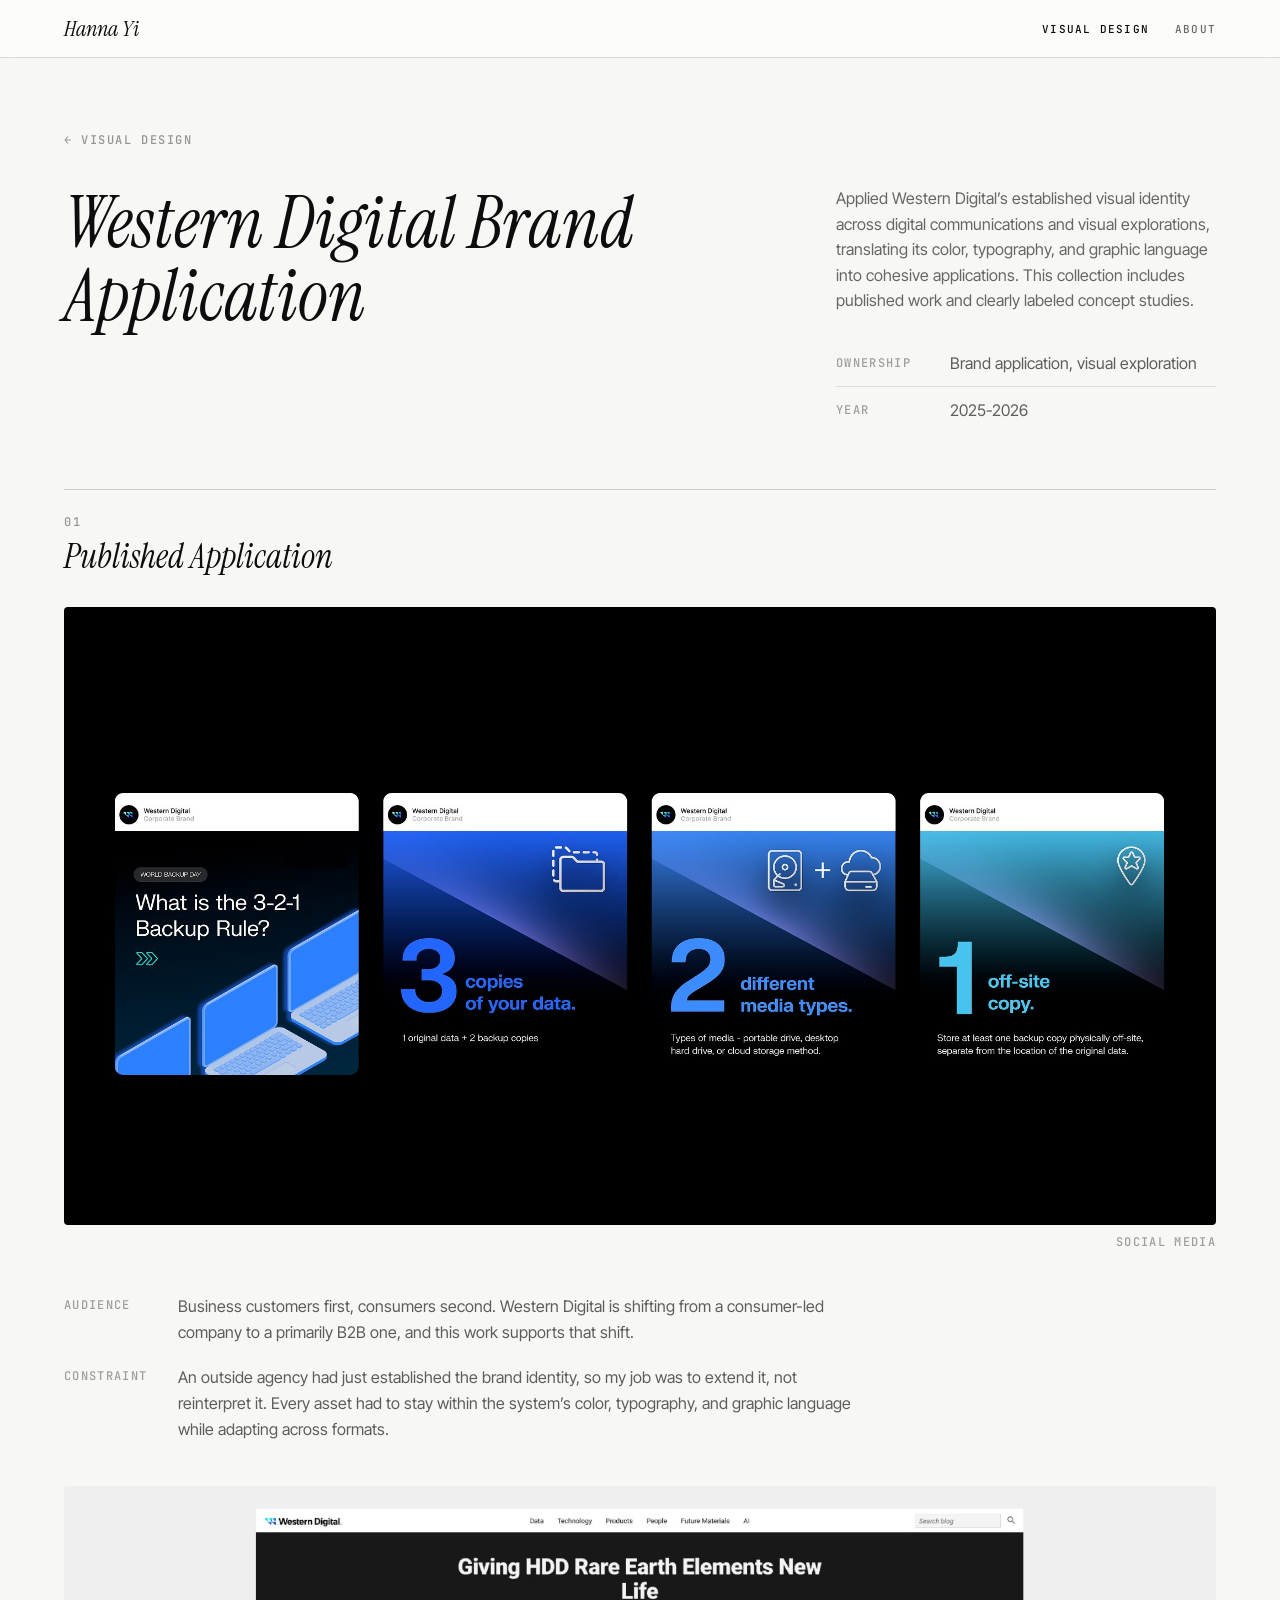
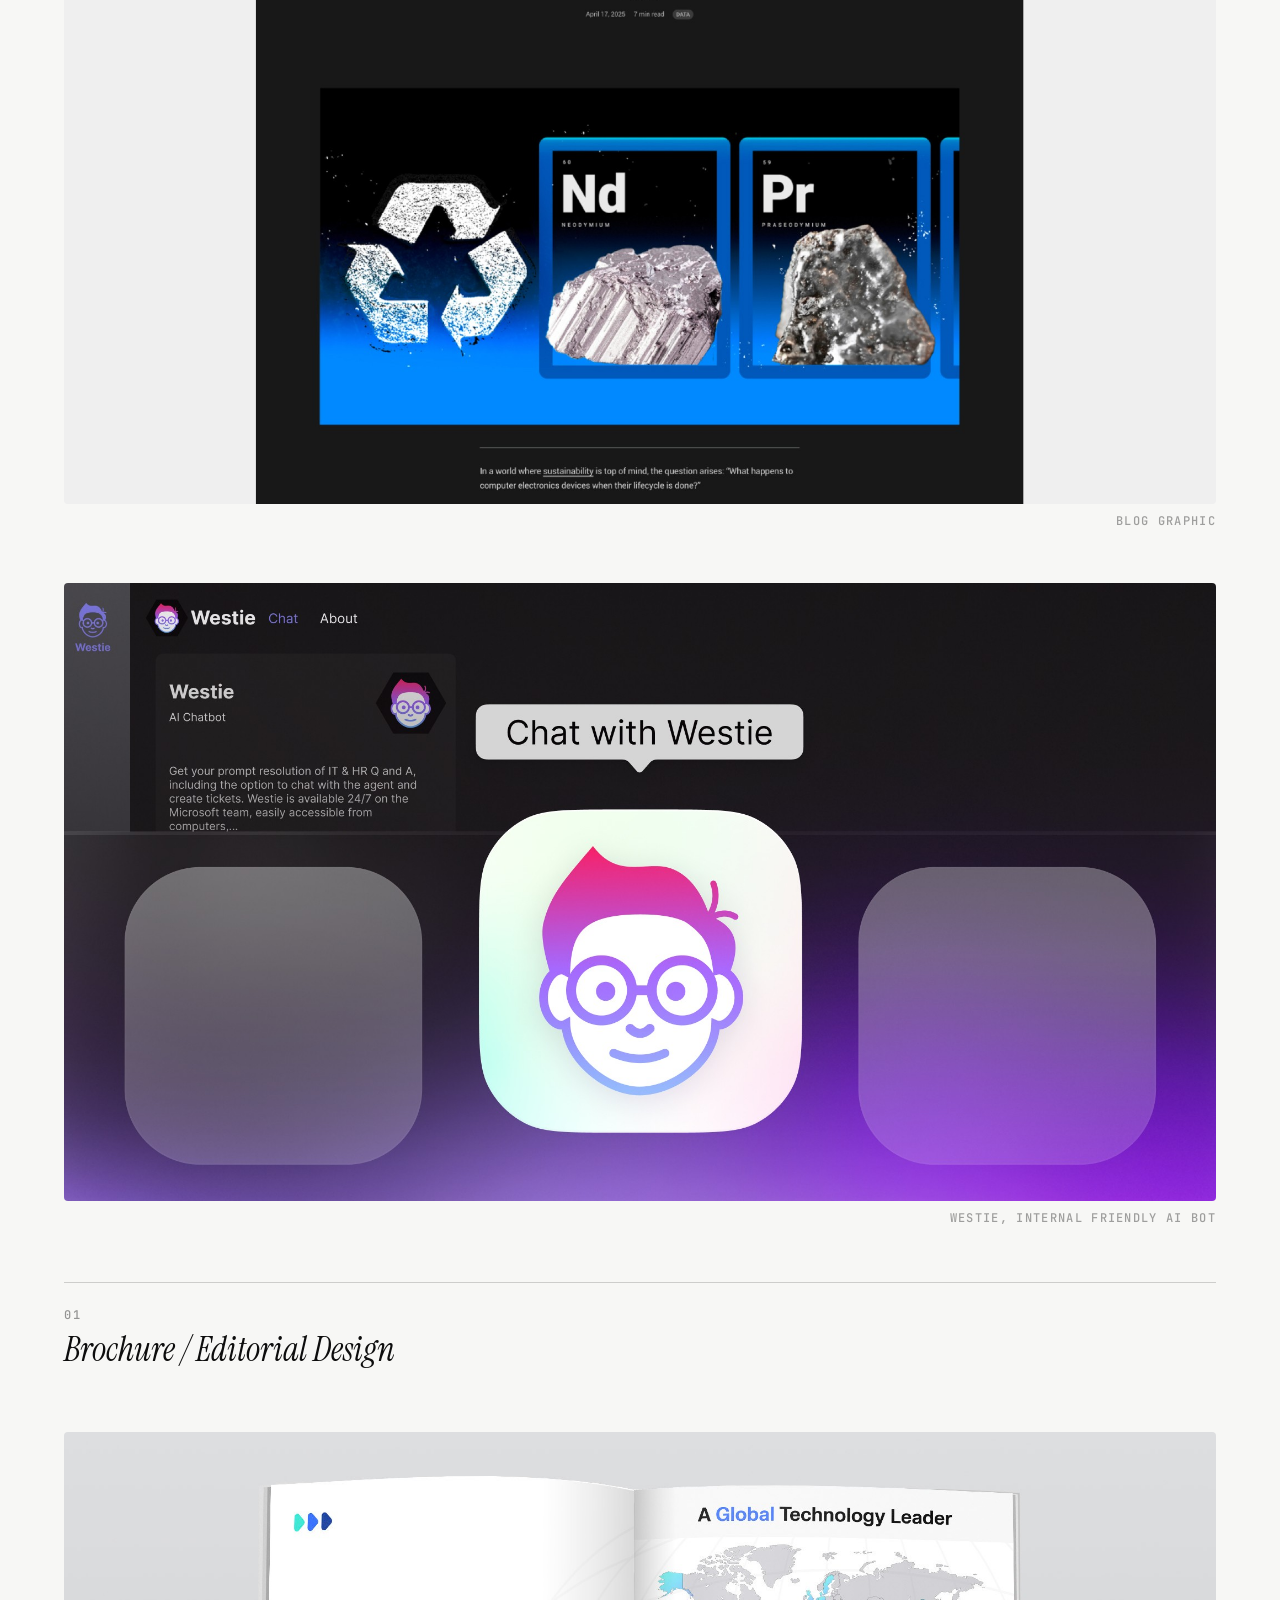
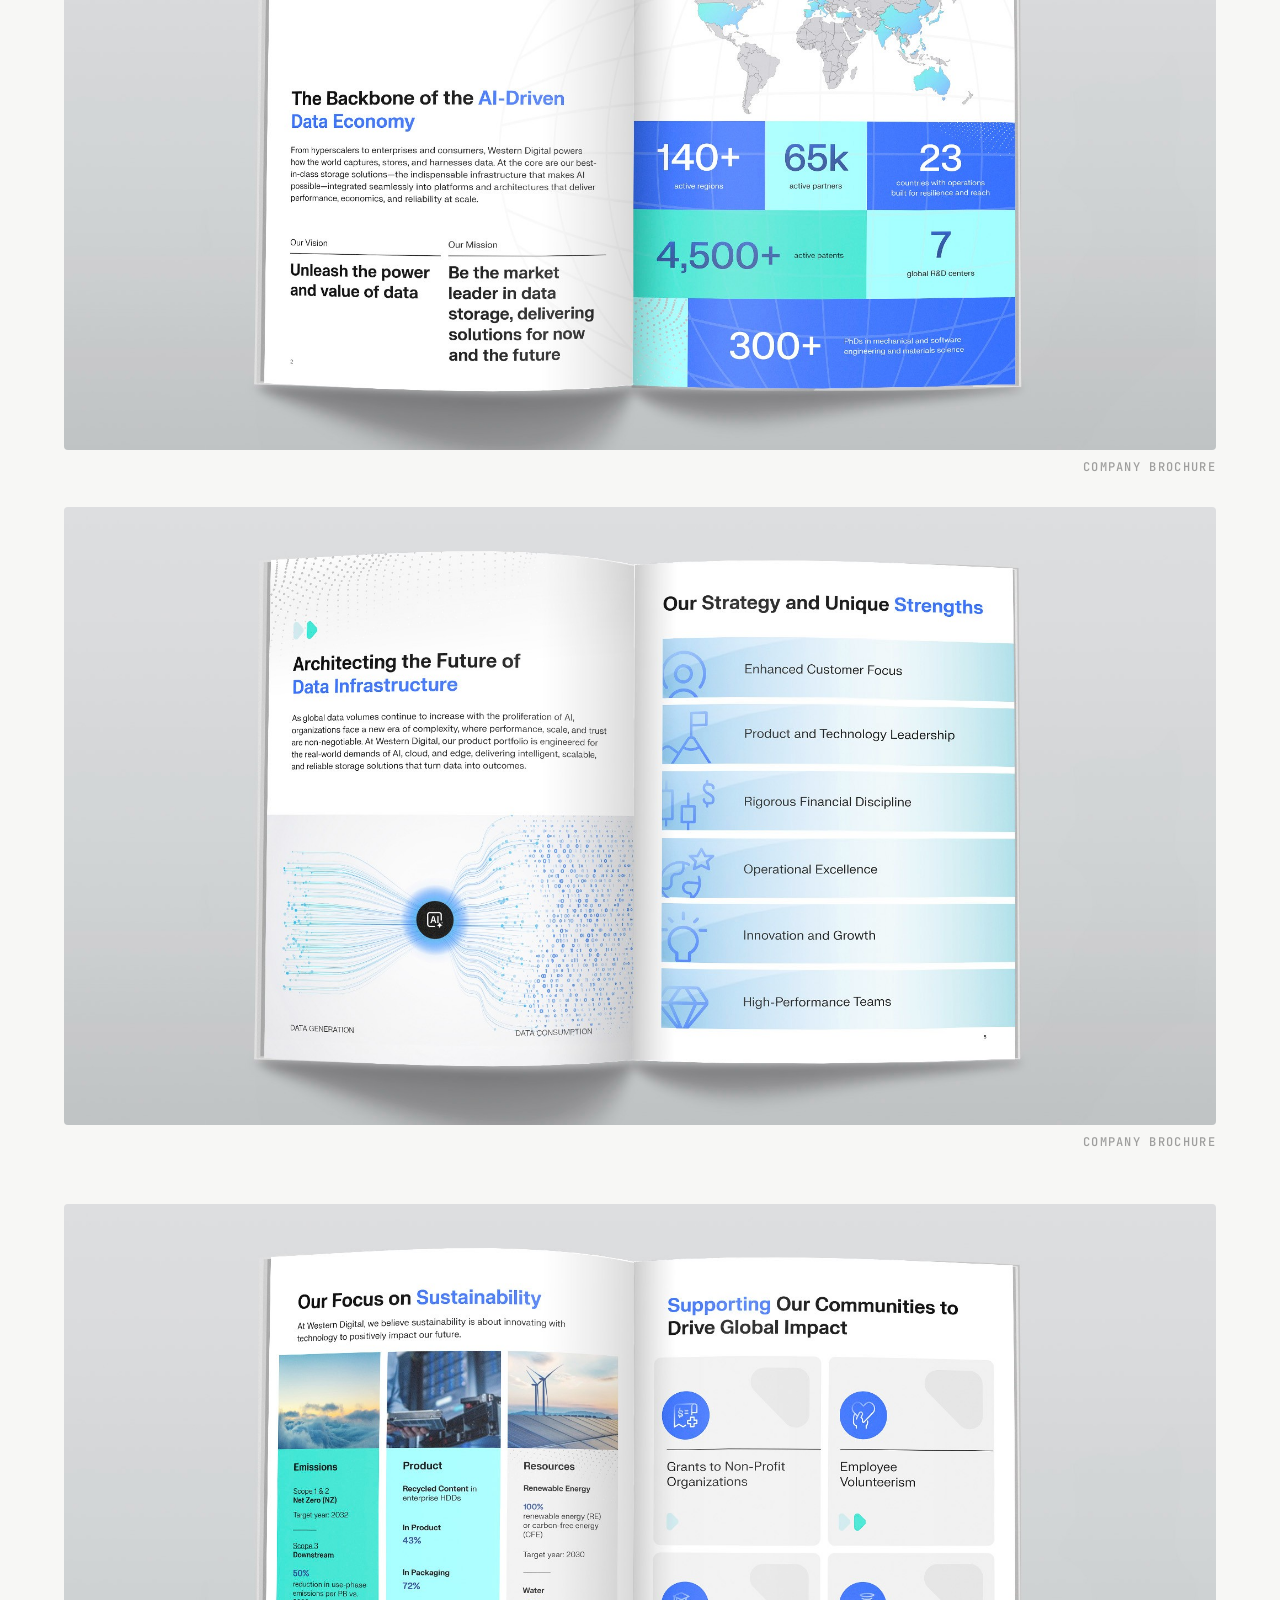
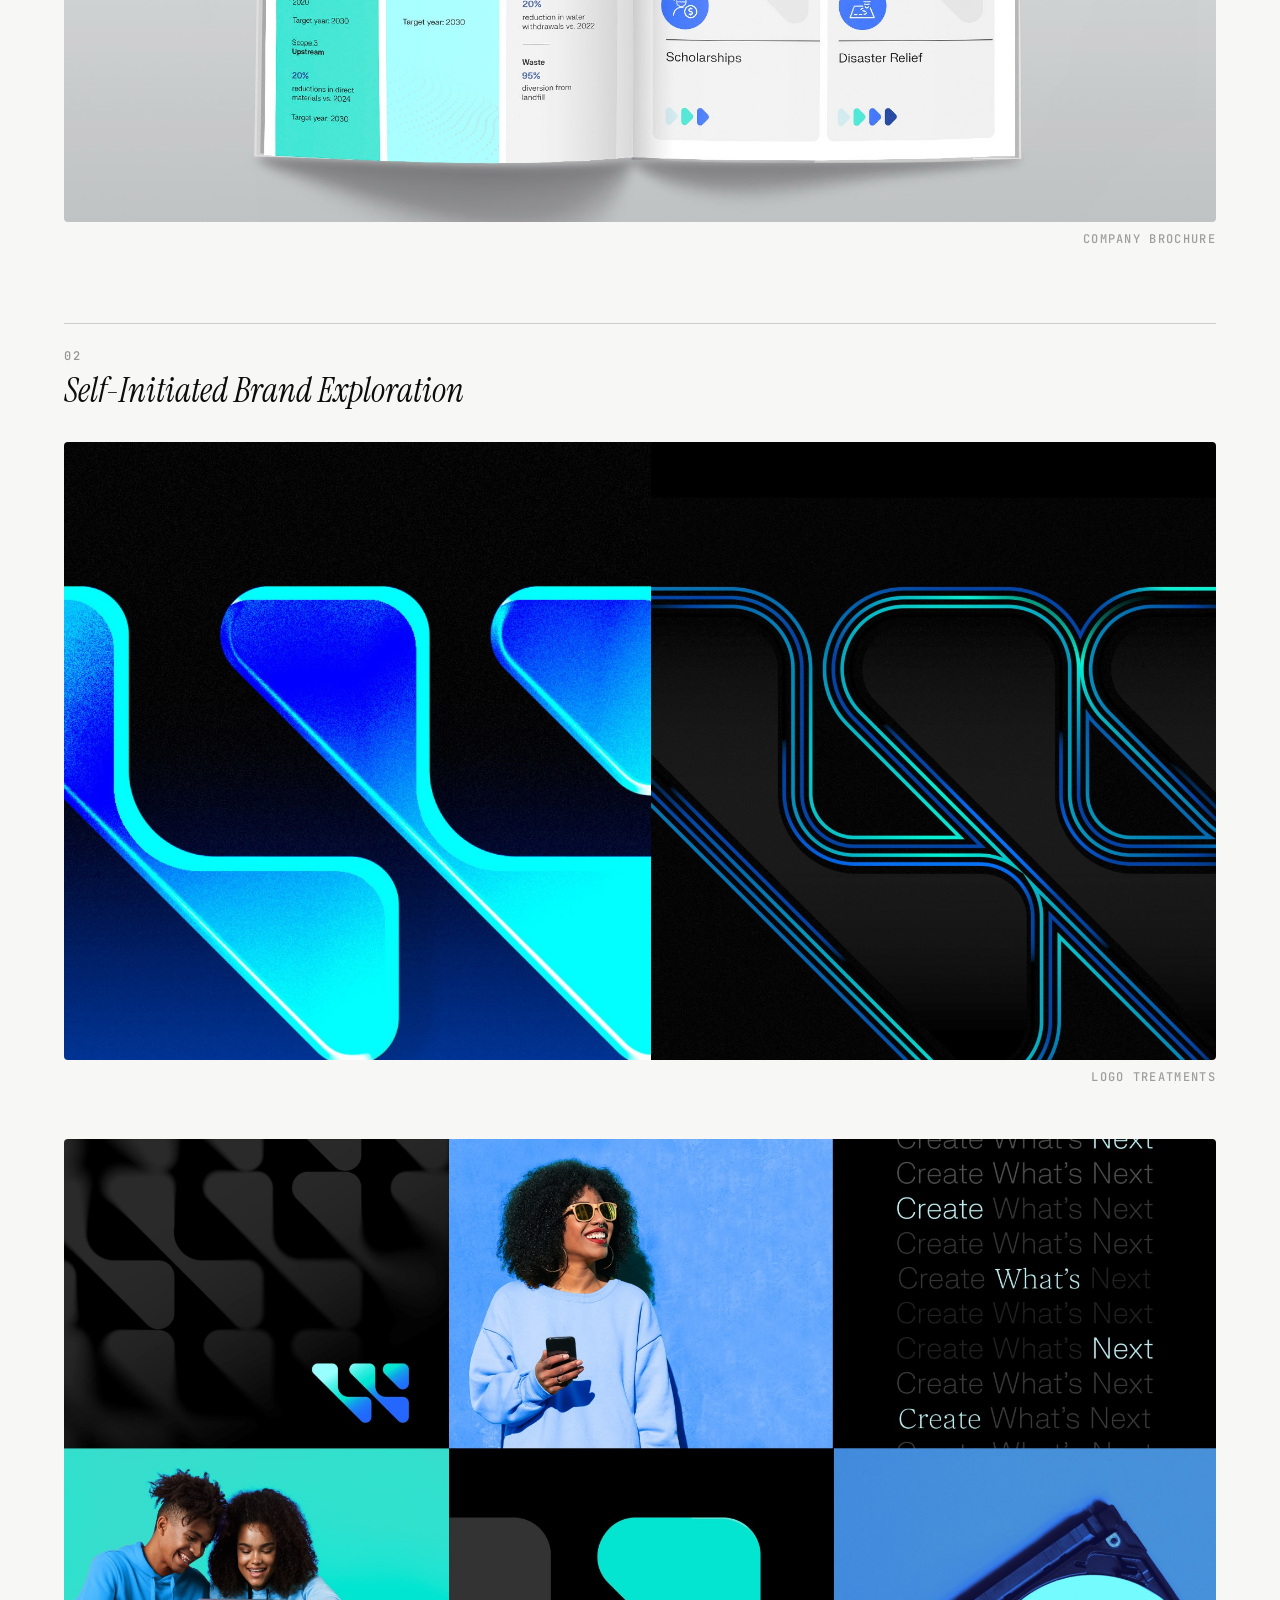
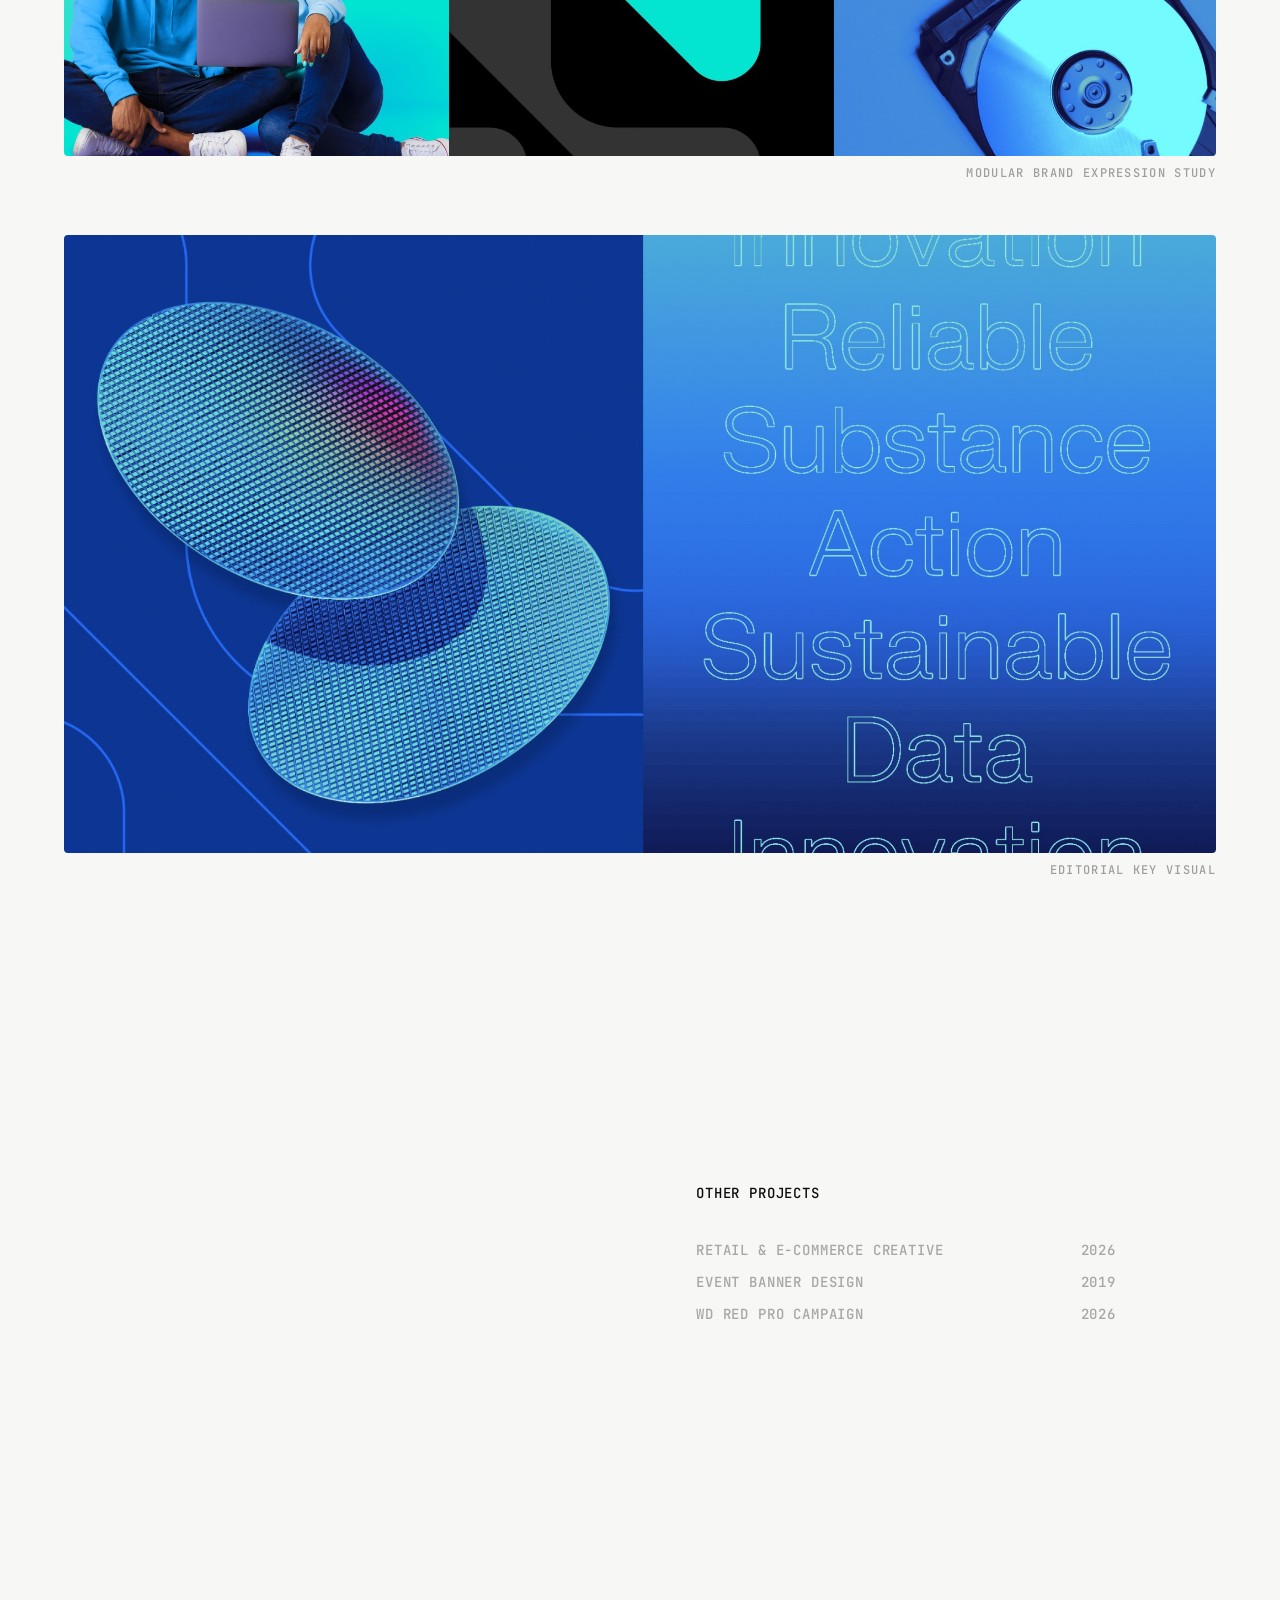
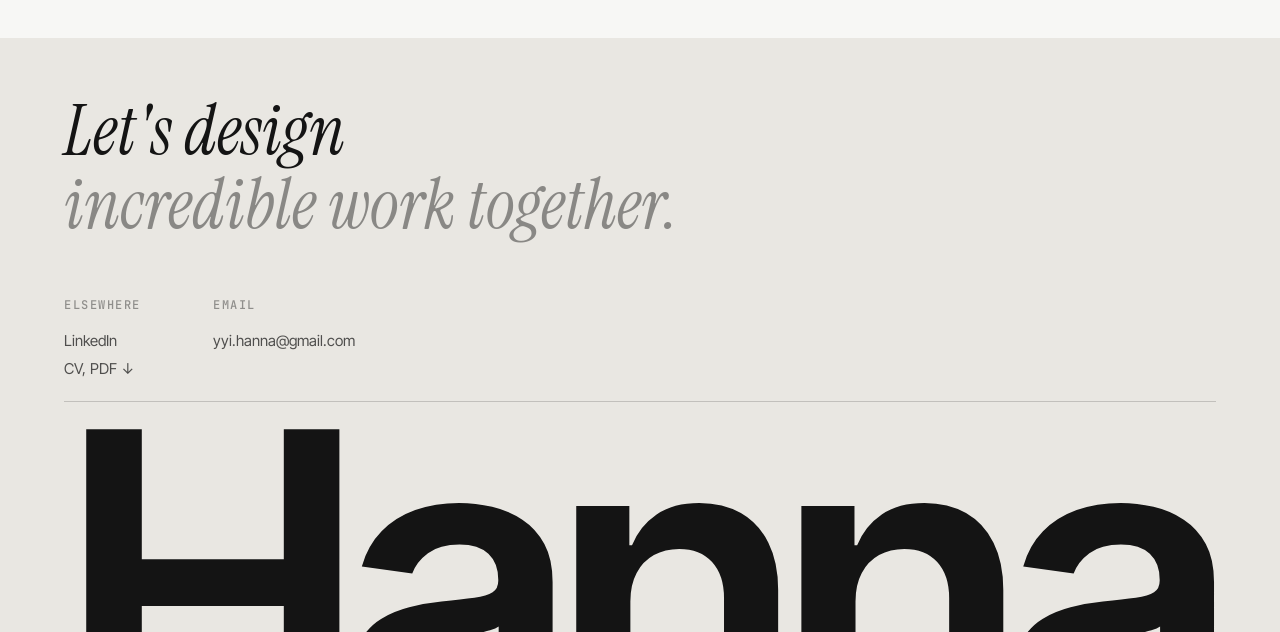
<file: western-digital-brand-system-applications.html>
<!DOCTYPE html>
<html lang="en"><head>
<meta charset="utf-8">
<meta name="viewport" content="width=device-width, initial-scale=1">
<title>Western Digital Brand System Applications — Hanna Yi</title>
<meta name="description" content="Portfolio of Hanna Yi — identity, editorial and product design.">

<link rel="stylesheet" href="assets/css/styles.css">
<script>(function(){try{var d=document.documentElement,t=localStorage.getItem('hy-theme');if(t&&t!=='system')d.dataset.theme=t;var a=localStorage.getItem('hy-acc'),o=localStorage.getItem('hy-acc-on');if(a){d.style.setProperty('--acc',a);d.style.setProperty('--on-acc',o||'#0d0d0d');}}catch(e){}})();</script>
<script src="assets/js/gate.js"></script>
<script>try{if(!matchMedia('(prefers-reduced-motion: reduce)').matches)document.documentElement.classList.add('js-anim')}catch(e){}</script>
</head>
<body>
<main class="page" style="background:var(--ground);border-color:var(--edge)">
<div style="position:sticky;top:0;z-index:5;height:58px;background:var(--nav);backdrop-filter:blur(22px) saturate(170%);border-bottom:1px solid rgb(var(--ink-rgb) / .14);padding:0 0 0" data-nav=""><div style="max-width:1470px;margin:0 auto;display:flex;align-items:center;justify-content:space-between;padding:0 64px 0 64px;height:100%">
<a href="index.html" style="font-family:'Instrument Serif',serif;font-style:italic;font-size:22px;color:var(--ink);text-decoration:none">Hanna Yi</a>
<div style="display:flex;align-items:center;gap:26px;font:500 11px 'JetBrains Mono',monospace;letter-spacing:.11em;text-transform:uppercase">
<a href="index.html" style="color:var(--ink);text-decoration:none" aria-current="page">Visual Design</a><a href="ux-design.html" style="display:none;color:rgb(var(--ink-rgb) / .62);text-decoration:none">UX Design</a><a href="about.html" style="color:rgb(var(--ink-rgb) / .62);text-decoration:none">About</a></div>
</div></div>
<div style="padding:70px 0 0"><div style="max-width:1470px;margin:0 auto;padding:0 64px 0 64px">
<a href="index.html" style="display:inline-block;font:500 12px 'JetBrains Mono',monospace;letter-spacing:.13em;text-transform:uppercase;color:rgb(var(--ink-rgb) / .42);text-decoration:none;margin-bottom:22px">← Visual Design</a>
<div style="display: grid; grid-template-columns: minmax(0,1fr) 380px; gap: 44px; align-items: flex-start; margin-top: 16px">
<h2 style="margin:0;max-width:18ch;font-family:'Instrument Serif',serif;font-style:italic;font-weight:400;font-size:72px;line-height:1.02;color:var(--ink)">Western Digital Brand Application</h2>
<div><p style="margin:0;font:400 16px/1.6 'Inter Tight',sans-serif;color:rgb(var(--ink-rgb) / .62);text-wrap:pretty">Applied Western Digital’s established visual identity across digital communications and visual explorations, translating its color, typography, and graphic language into cohesive applications. This collection includes published work and clearly labeled concept studies.</p>
<div style="margin-top:26px"><div style="display:grid;grid-template-columns:96px minmax(0,1fr);gap:18px;padding:11px 0;align-items:center;border-bottom:1px solid rgb(var(--ink-rgb) / .11)"><span style="font:500 12px 'JetBrains Mono',monospace;letter-spacing:.11em;text-transform:uppercase;color:rgb(var(--ink-rgb) / .38)">Ownership</span><span style="font:400 16px/1.5 'Inter Tight',sans-serif;color:rgb(var(--ink-rgb) / .66)">Brand application, visual exploration</span></div><div style="display:grid;grid-template-columns:96px minmax(0,1fr);gap:18px;padding:11px 0;align-items:center"><span style="font:500 12px 'JetBrains Mono',monospace;letter-spacing:.11em;text-transform:uppercase;color:rgb(var(--ink-rgb) / .38)">Year</span><span style="font:400 16px/1.5 'Inter Tight',sans-serif;color:rgb(var(--ink-rgb) / .66)">2025-2026</span></div></div></div>
</div>
</div></div>
<div style="margin:56px 0 0"><div style="max-width:1470px;margin:0 auto;padding:0 64px 0 64px"><div style="padding-top:20px;border-top:1px solid rgb(var(--ink-rgb) / .18);display:grid;grid-template-columns:minmax(0,1fr) 380px;gap:44px">
<div><span style="font:500 12px 'JetBrains Mono',monospace;letter-spacing:.13em;text-transform:uppercase;color:rgb(var(--ink-rgb) / .42)">01</span><div style="font-family:'Instrument Serif',serif;font-style:italic;font-size:34px;line-height:1.1;color:var(--ink);margin-top:8px">Published Application</div></div>
</div></div></div>
<div style="margin:32px 0 0"><div style="max-width:1470px;margin:0 auto;padding:0 64px 0 64px"><figure style="margin:0"><div style="aspect-ratio:2088 / 1120;width:100%;background:url(&quot;./assets/img/wd-mockup1.jpg&quot;) center / contain no-repeat;border-radius:4px"></div><figcaption style="font:500 12px 'JetBrains Mono',monospace;letter-spacing:.11em;text-transform:uppercase;color:rgb(var(--ink-rgb) / .38);margin-top:9px;display:block;text-align:right">SOCIAL MEDIA</figcaption></figure></div></div>
<div style="padding:44px 0 12px"><div data-stack="" data-cs-band="" style="max-width:1470px;margin:0 auto;padding:0 64px;display:grid;grid-template-columns:96px minmax(0,680px);gap:20px 18px;align-items:start"><span style="font:500 12px 'JetBrains Mono',monospace;letter-spacing:.11em;text-transform:uppercase;color:rgb(var(--ink-rgb) / .38);padding-top:3px">Audience</span><p style="margin:0;font:400 16px/1.6 'Inter Tight',sans-serif;color:rgb(var(--ink-rgb) / .66);text-wrap:pretty">Business customers first, consumers second. Western Digital is shifting from a consumer-led company to a primarily B2B one, and this work supports that shift.</p><span style="font:500 12px 'JetBrains Mono',monospace;letter-spacing:.11em;text-transform:uppercase;color:rgb(var(--ink-rgb) / .38);padding-top:3px">Constraint</span><p style="margin:0;font:400 16px/1.6 'Inter Tight',sans-serif;color:rgb(var(--ink-rgb) / .66);text-wrap:pretty">An outside agency had just established the brand identity, so my job was to extend it, not reinterpret it. Every asset had to stay within the system’s color, typography, and graphic language while adapting across formats.</p></div></div>
<div style="margin:32px 0 0"><div style="max-width:1470px;margin:0 auto;display:grid;gap:54px;padding:0 64px 0 64px">
<figure style="margin:0"><div style="aspect-ratio:2088 / 1120;width:100%;border-radius:4px;background:url('./assets/img/wd-mockup2.jpg') center / cover no-repeat"></div><figcaption style="font:500 12px 'JetBrains Mono',monospace;letter-spacing:.11em;text-transform:uppercase;color:rgb(var(--ink-rgb) / .38);margin-top:9px;display:block;text-align:right">BLOG GRAPHIC</figcaption></figure>
<figure style="margin:0"><div style="aspect-ratio:2088 / 1120;width:100%;background:url('./assets/img/wd-mockup3.jpg') center / cover no-repeat;border-radius:4px"></div><figcaption style="font:500 12px 'JetBrains Mono',monospace;letter-spacing:.11em;text-transform:uppercase;color:rgb(var(--ink-rgb) / .38);margin-top:9px;display:block;text-align:right">WESTIE, INTERNAL FRIENDLY AI BOT</figcaption></figure>
</div></div>
<div style="margin:56px 0 0"><div style="max-width:1470px;margin:0 auto;padding:0 64px 0 64px"><div style="padding-top:20px;border-top:1px solid rgb(var(--ink-rgb) / .18);display:grid;grid-template-columns:minmax(0,1fr) 380px;gap:44px">
<div><span style="font:500 12px 'JetBrains Mono',monospace;letter-spacing:.13em;text-transform:uppercase;color:rgb(var(--ink-rgb) / .42)">01</span><div style="font-family:'Instrument Serif',serif;font-style:italic;font-size:34px;line-height:1.1;color:var(--ink);margin-top:8px">Brochure / Editorial Design</div></div>
</div></div></div>
<div style="margin:64px 0 0"><div style="max-width:1470px;margin:0 auto;padding:0 64px 0 64px">
<figure style="margin:0"><div style="aspect-ratio:2088 / 1120;width:100%;background:url('./assets/img/magazine-mockup1.jpg') center / cover no-repeat;border-radius:4px"></div><figcaption style="font:500 12px 'JetBrains Mono',monospace;letter-spacing:.11em;text-transform:uppercase;color:rgb(var(--ink-rgb) / .38);margin-top:9px;display:block;text-align:right">COMPANY BROCHURE</figcaption></figure>
</div></div>
<div style="margin:32px 0 0"><div style="max-width:1470px;margin:0 auto;display:grid;gap:54px;padding:0 64px 0 64px">
<figure style="margin:0"><div style="aspect-ratio:2088 / 1120;width:100%;background:url('./assets/img/magazine-mockup2.jpg') center / cover no-repeat;border-radius:4px"></div><figcaption style="font:500 12px 'JetBrains Mono',monospace;letter-spacing:.11em;text-transform:uppercase;color:rgb(var(--ink-rgb) / .38);margin-top:9px;display:block;text-align:right">COMPANY BROCHURE</figcaption></figure>
<figure style="margin:0"><div style="aspect-ratio:2088 / 1120;width:100%;background:url('./assets/img/magazine-mockup3.jpg') center / cover no-repeat;border-radius:4px"></div><figcaption style="font:500 12px 'JetBrains Mono',monospace;letter-spacing:.11em;text-transform:uppercase;color:rgb(var(--ink-rgb) / .38);margin-top:9px;display:block;text-align:right">COMPANY BROCHURE</figcaption></figure>
</div></div>
<div style="margin:76px 0 0"><div style="max-width:1470px;margin:0 auto;padding:0 64px 0 64px"><div style="padding-top:20px;border-top:1px solid rgb(var(--ink-rgb) / .18);display:grid;grid-template-columns:minmax(0,1fr) 380px;gap:44px">
<div><span style="font:500 12px 'JetBrains Mono',monospace;letter-spacing:.13em;text-transform:uppercase;color:rgb(var(--ink-rgb) / .42)">02</span><div style="font-family:'Instrument Serif',serif;font-style:italic;font-size:34px;line-height:1.1;color:var(--ink);margin-top:8px">Self-Initiated Brand Exploration</div></div>
</div></div></div>
<div style="margin:32px 0 0"><div style="max-width:1470px;margin:0 auto;display:grid;gap:54px;padding:0 64px 0 64px">
<figure style="margin:0"><div style="aspect-ratio:2088 / 1120;width:100%;background:url('./assets/img/wd-mockup4.jpg') center / cover no-repeat;border-radius:4px"></div><figcaption style="font:500 12px 'JetBrains Mono',monospace;letter-spacing:.11em;text-transform:uppercase;color:rgb(var(--ink-rgb) / .38);margin-top:9px;display:block;text-align:right">LOGO TREATMENTS</figcaption></figure><figure style="margin:0"><div style="aspect-ratio:2088 / 1120;width:100%;background:url('./assets/img/wd-mockup5.jpg') center / cover no-repeat;border-radius:4px"></div><figcaption style="font:500 12px 'JetBrains Mono',monospace;letter-spacing:.11em;text-transform:uppercase;color:rgb(var(--ink-rgb) / .38);margin-top:9px;display:block;text-align:right">MODULAR BRAND EXPRESSION STUDY</figcaption></figure><figure style="margin:0"><div style="aspect-ratio:2088 / 1120;width:100%;background:url('./assets/img/wd-mockup6.jpg') center / cover no-repeat;border-radius:4px"></div><figcaption style="font:500 12px 'JetBrains Mono',monospace;letter-spacing:.11em;text-transform:uppercase;color:rgb(var(--ink-rgb) / .38);margin-top:9px;display:block;text-align:right">EDITORIAL KEY VISUAL</figcaption></figure>
</div></div>
<div data-other-projects="" style="margin:0;padding:150px 0 150px">
<div style="max-width:1470px;margin:0 auto;padding:0 64px 0 64px;display:flex;justify-content:center;align-items:center;gap:72px">
<div data-op-stage="" style="position:relative;flex:0 1 460px;width:auto;min-width:0;aspect-ratio:1 / 1">
<div data-op-img="0" style="position:absolute;inset:0;background:url('./assets/img/homepage-retail.jpg') center / cover no-repeat;border-radius:4px;opacity:0;transition:opacity .3s ease"></div>
<div data-op-img="1" style="position:absolute;inset:0;background:url('./assets/img/homepage-event.jpg') center / cover no-repeat;border-radius:4px;opacity:0;transition:opacity .3s ease"></div>
<div data-op-img="2" style="position:absolute;inset:0;background:#2f2420;border-radius:4px;opacity:0;transition:opacity .3s ease"><span style="position:absolute;inset:0;z-index:3;display:flex;align-items:center;justify-content:center;color:#ff8a6b;font:500 34px 'JetBrains Mono',monospace;letter-spacing:.22em;text-transform:uppercase">WIP</span></div>
</div>
<div style="flex:0 1 420px;width:auto;min-width:0">
<div style="font:500 14px/1 'JetBrains Mono',monospace;letter-spacing:.06em;text-transform:uppercase;color:var(--ink)">Other Projects</div>
<div style="margin-top:34px;display:flex;flex-direction:column">
<a href="retail-e-commerce-creative.html" data-op-row="0" style="display:flex;align-items:baseline;justify-content:space-between;gap:24px;padding:9px 0;font:500 14px/1 'JetBrains Mono',monospace;letter-spacing:.06em;text-transform:uppercase;color:rgb(var(--ink-rgb) / .34);text-decoration:none;transition:color .2s ease"><span>Retail &amp; E-Commerce Creative</span><span style="flex:0 0 auto;text-align:right;white-space:nowrap">2026</span></a>
<a href="entertainment-trade-show-graphics.html" data-op-row="1" style="display:flex;align-items:baseline;justify-content:space-between;gap:24px;padding:9px 0;font:500 14px/1 'JetBrains Mono',monospace;letter-spacing:.06em;text-transform:uppercase;color:rgb(var(--ink-rgb) / .34);text-decoration:none;transition:color .2s ease"><span>Event Banner Design</span><span style="flex:0 0 auto;text-align:right;white-space:nowrap">2019</span></a>
<a href="wd-red-pro-campaign.html" data-op-row="2" style="display:flex;align-items:baseline;justify-content:space-between;gap:24px;padding:9px 0;font:500 14px/1 'JetBrains Mono',monospace;letter-spacing:.06em;text-transform:uppercase;color:rgb(var(--ink-rgb) / .34);text-decoration:none;transition:color .2s ease"><span>WD Red Pro Campaign</span><span style="flex:0 0 auto;text-align:right;white-space:nowrap">2026</span></a>
</div>
</div>
</div>
</div>
<footer style="margin:0;padding:56px 0 0;overflow:hidden;background:var(--foot);--ink:var(--foot-ink);--ink-rgb:var(--foot-ink-rgb);--acc:var(--foot-ink);color:var(--foot-ink)">
<div style="max-width:1470px;margin:0 auto;padding:0 64px 0 64px">
<div style="font-family:'Instrument Serif',serif;font-style:italic;font-weight:400;font-size:clamp(40px,5.4vw,76px);line-height:1.06;color:var(--ink);max-width:22ch">Let's design<br><span style="color:rgb(var(--ink-rgb) / .45)">incredible work together.</span></div>
<div style="margin-top:56px;display:grid;grid-template-columns:auto auto;justify-content:start;gap:72px;align-items:start">
<div>
<div style="font:500 12px 'JetBrains Mono',monospace;letter-spacing:.13em;text-transform:uppercase;color:rgb(var(--ink-rgb) / .42)">Elsewhere</div>
<div style="margin-top:14px;display:flex;flex-direction:column">
<a href="https://www.linkedin.com/in/hyi-design" target="_blank" rel="noopener" style="font:400 15px/1.9 'Inter Tight',sans-serif;color:rgb(var(--ink-rgb) / .72);text-decoration:none">LinkedIn</a>
<a href="assets/hanna-yi-resume-2026.pdf" download="" style="font:400 15px/1.9 'Inter Tight',sans-serif;color:rgb(var(--ink-rgb) / .72);text-decoration:none">CV, PDF ↓</a>
</div>
</div>
<div>
<div style="font:500 12px 'JetBrains Mono',monospace;letter-spacing:.13em;text-transform:uppercase;color:rgb(var(--ink-rgb) / .42)">Email</div>
<div style="margin-top:14px"><a href="mailto:yyi.hanna@gmail.com" target="_blank" rel="noopener" style="font:400 15px/1.9 'Inter Tight',sans-serif;color:rgb(var(--ink-rgb) / .72);text-decoration:none;overflow-wrap:anywhere">yyi.hanna@gmail.com</a></div>
</div>
</div>
<div style="margin-top:17px;border-top:1px solid rgb(var(--ink-rgb) / .18)"></div>
</div>
<div style="max-width:1470px;margin:0 auto;padding:0 64px 0 64px">
<div style="overflow:hidden;height:.485em;margin:26px 0 0;font-size:calc((min(100vw,1470px) - 128px) / 2.733)"><div style="font:600 1em/.74 'Inter Tight',sans-serif;letter-spacing:-.04em;color:var(--ink);white-space:nowrap;text-align:center">Hanna</div></div>
</div>
</footer>
</main>
<script src="assets/js/site.js"></script>



</body></html>
</file>
<file: assets/css/styles.css>
@font-face{font-family:'Instrument Serif';font-style:italic;font-weight:400;font-display:swap;src:url('../fonts/InstrumentSerif-Italic.ttf') format('truetype')}
@font-face{font-family:'Instrument Serif';font-style:normal;font-weight:400;font-display:swap;src:url('../fonts/InstrumentSerif-Regular.ttf') format('truetype')}
@font-face{font-family:'Inter Tight';font-style:normal;font-weight:400;font-display:swap;src:url('../fonts/InterTight-Regular.ttf') format('truetype')}
@font-face{font-family:'Inter Tight';font-style:normal;font-weight:500;font-display:swap;src:url('../fonts/InterTight-Medium.ttf') format('truetype')}
@font-face{font-family:'Inter Tight';font-style:normal;font-weight:600;font-display:swap;src:url('../fonts/InterTight-SemiBold.ttf') format('truetype')}
@font-face{font-family:'JetBrains Mono';font-style:normal;font-weight:400;font-display:swap;src:url('../fonts/JetBrainsMono-Regular.ttf') format('truetype')}
@font-face{font-family:'JetBrains Mono';font-style:normal;font-weight:500;font-display:swap;src:url('../fonts/JetBrainsMono-Medium.ttf') format('truetype')}

:root{
  color-scheme:dark light;
  --ink:#f7f7f5; --ink-rgb:247 247 245;
  --ground:#0d0d0d;
  --edge:rgba(255,255,255,.1);
  --acc:#ff5c39; --on-acc:#0d0d0d;
  --nav:rgba(20,20,20,.42); --nav-solid:rgba(13,13,13,.78);
  --surf:#161616; --plate:#1e1e1e; --plate-2:#242424; --plate-3:#2a2724;
  --foot:#1e1e1e; --foot-ink:#f4f4f4; --foot-ink-rgb:244 244 244;
}
:root[data-theme="dark"]{
  color-scheme:dark;
  --ink:#f7f7f5; --ink-rgb:247 247 245;
  --ground:#0d0d0d;
  --edge:rgba(255,255,255,.1);
  --acc:#ff5c39; --on-acc:#0d0d0d;
  --nav:rgba(20,20,20,.42); --nav-solid:rgba(13,13,13,.78);
  --surf:#161616; --plate:#1e1e1e; --plate-2:#242424; --plate-3:#2a2724;
  --foot:#1e1e1e; --foot-ink:#f4f4f4; --foot-ink-rgb:244 244 244;
}
:root[data-theme="light"]{
  color-scheme:light;
  --ink:#0d0d0d; --ink-rgb:13 13 13;
  --ground:#f7f7f5;
  --edge:rgba(0,0,0,.09);
  --acc:#d94a20; --on-acc:#f7f7f5;
  --nav:rgba(255,255,255,.6); --nav-solid:rgba(247,247,245,.86);
  --surf:#efede8; --plate:#e4e1da; --plate-2:#dcd8d0; --plate-3:#ded9d0;
  --foot:#e9e7e2; --foot-ink:#141414; --foot-ink-rgb:20 20 20;
}
@media (prefers-color-scheme:light){
  :root:not([data-theme]){
    --ink:#0d0d0d; --ink-rgb:13 13 13;
    --ground:#f7f7f5;
    --edge:rgba(0,0,0,.09);
    --acc:#d94a20; --on-acc:#f7f7f5;
    --nav:rgba(255,255,255,.6); --nav-solid:rgba(247,247,245,.86);
    --surf:#efede8; --plate:#e4e1da; --plate-2:#dcd8d0; --plate-3:#ded9d0;
    --foot:#e9e7e2; --foot-ink:#141414; --foot-ink-rgb:20 20 20;
  }
}
*{box-sizing:border-box}
html{scroll-behavior:smooth}
body{margin:0;background:var(--ground);color:var(--ink);font-family:'Inter Tight',system-ui,sans-serif;-webkit-font-smoothing:antialiased}
a{color:inherit;text-decoration:none}
a:hover{color:var(--acc)}
img{display:block;max-width:100%}
::selection{background:var(--acc);color:var(--on-acc)}
a{transition:color .18s ease}
[data-tile]{display:block}
[data-tile] > div:nth-child(2){position:relative;z-index:1}
[data-caption]{opacity:.78;transition:opacity .28s ease,transform .28s cubic-bezier(.22,.61,.36,1)}
[data-rule-line]{display:block;position:absolute;left:0;right:0;height:1px;background:rgb(var(--ink-rgb) / .18);transform:scaleX(1);transform-origin:left center;transition:transform .4s cubic-bezier(.22,.61,.36,1)}
[data-rule-host]:not([data-in]) [data-rule-line]{transform:scaleX(0)}
html.js-anim figure:not([data-in]),
html.js-anim [style*="url("]:not([data-in]):not([data-op-img]):not([data-plate]):not([data-static]):not(figure *):not([data-op-stage] *):not([data-tile-item] *){opacity:0;transform:translateY(18px);will-change:opacity,transform}
[data-reveal]{opacity:0;transform:translateY(18px);transition:opacity .65s ease,transform .65s cubic-bezier(.22,.61,.36,1)}
[data-reveal][data-in]{opacity:1;transform:none;will-change:auto}
[data-arrow]{display:inline-block;font-style:normal;transition:transform .25s cubic-bezier(.22,.61,.36,1)}

/* hover motion: transform + opacity only, pointer devices only */
@media (hover:hover) and (pointer:fine){
  [data-tile-item]{transition:transform .28s cubic-bezier(.22,.61,.36,1)}
  [data-tile-item]:hover{transform:translateY(-6px);will-change:transform}
  [data-tile-item]:hover [data-caption]{opacity:1}
  [data-tile-item]:hover [data-caption]:not([data-caption-inner]){transform:translateY(-2px)}
  a:hover [data-arrow="back"]{transform:translateX(-4px)}
  a:hover [data-arrow="fwd"]{transform:translateX(4px)}
  a:hover [data-arrow="down"]{transform:translateY(3px)}
  [data-idx-card]{transition:transform .28s cubic-bezier(.22,.61,.36,1),border-color .28s ease-out}
  [data-idx-card]:hover{transform:translateY(-4px);background:#272727;border-color:#66625D}
  [data-idx-card]:hover [data-idx-arrow]{transform:translate(3px,3px)}
}
[data-idx-card]:focus-visible{outline:2px solid var(--acc);outline-offset:3px}
[data-idx-arrow]{transition:transform .25s cubic-bezier(.22,.61,.36,1)}
[data-tile-item]:focus-visible,[data-tile] :focus-visible{outline:2px solid var(--acc);outline-offset:3px}
[data-tile-item]:focus-within{transform:translateY(-6px)}
@media (prefers-reduced-motion:reduce){html{scroll-behavior:auto}*{transition:none!important;animation:none!important}}
@media print{[data-nav]{position:static}}

/* image eyebrows: gradient scrim, hover only */
[data-plate]{position:relative;overflow:hidden}
[data-plate-label]{position:absolute;left:0;right:0;bottom:0;padding:34px 16px 13px;font:500 12px 'JetBrains Mono',monospace;letter-spacing:.1em;color:#f7f7f5;background:linear-gradient(to top,rgba(0,0,0,.76),rgba(0,0,0,0));opacity:0;transition:opacity .28s ease-out}
@media (hover:hover) and (pointer:fine){[data-plate]:hover [data-plate-label]{opacity:1}}
@media (hover:none){[data-plate-label]{opacity:1}}
a:focus-visible [data-plate-label],[data-plate]:focus-within [data-plate-label]{opacity:1}

/* homepage cards: title bar on hover */
[data-card]{position:relative}
[data-card] [data-plate]{transition:transform .55s cubic-bezier(.22,.61,.36,1)}
[data-card][data-card] [data-card-bar]{position:absolute;left:0;right:0;bottom:0;z-index:2;opacity:0;transform:translateY(100%);transition:opacity .38s cubic-bezier(.22,.61,.36,1),transform .38s cubic-bezier(.22,.61,.36,1);will-change:transform,opacity}
@media (hover:hover) and (pointer:fine){
  [data-card][data-card]:hover [data-card-bar]{opacity:1;transform:translateY(0)}
  [data-card]:hover [data-plate]{transform:scale(1.015)}
  [data-card] [data-plate-label]{transition:opacity .38s cubic-bezier(.22,.61,.36,1),transform .38s cubic-bezier(.22,.61,.36,1)}
  [data-card]:hover [data-plate-label]{opacity:1;transform:translateY(-51px)}
}
@media (hover:none){[data-card][data-card] [data-card-bar]{opacity:1;transform:none}}
[data-card]:focus-visible [data-card-bar]{opacity:1}


/* mobile */
@media (max-width:860px){
  [style*="padding:0 64px"],[data-gutter]{padding-left:22px!important;padding-right:22px!important}

  /* stack every multi-column grid except the small label/value tables */
  [style*="grid-template-columns"]:not([style*="78px"]):not([style*="96px"]):not([style*="150px"]),
  [data-stack]{grid-template-columns:minmax(0,1fr)!important}
  footer [data-stack]{grid-template-columns:auto auto!important}
  [data-gap="48"],[data-gap="44"],[data-gap="54"],[data-gap="72"]{gap:28px!important}
  [data-cs-band]{gap:7px!important}
  [data-cs-band] p{margin:0 0 20px!important}

  /* display type */
  [data-headline]{font-size:34px!important;line-height:1.08!important;letter-spacing:-.01em!important;width:auto!important}
  h1{font-size:32px!important;line-height:1.08!important;max-width:none!important}
  h2{font-size:28px!important;line-height:1.1!important;max-width:none!important}
  [style*="font-size:52px"]{font-size:26px!important}
  [style*="font-size:clamp(40px,5.4vw,76px)"]{font-size:32px!important;max-width:none!important}

  /* nav */
  [data-nav] [style*="gap:26px"]{gap:14px!important;font-size:10px!important}
  [data-nav] [style*="font-size:22px"]{font-size:19px!important}

  /* card bars */
  [data-card-bar] [style*="font-size:22px"]{font-size:16px!important}
  [data-card-bar]{padding:9px 11px!important}
  [data-card-bar] [style*="font:500 12px"]{font-size:10px!important}
  [data-plate-label]{padding:26px 12px 11px!important;font-size:10px!important}
  [data-card]:hover [data-plate-label]{transform:translateY(-42px)!important}

  /* page titles set as h2 keep h1-level presence */
  h2[style*="font-size:72px"]{font-size:32px!important}
  /* fixed-height label blocks collapse to their content */
  [style*="height:112px"]{height:auto!important;margin-bottom:12px!important}

  /* project pages: intro copy sits closer to the title */
  [data-title-grid]{gap:14px!important}

  /* homepage cards: one consistent portrait-ish crop on phones */
  [data-card] [data-plate]{aspect-ratio:4/3!important}

  /* full-width figures keep their proportion */
  [style*="height:520px"]{height:auto!important;aspect-ratio:2088/1120!important}
  [style*="height:416px"],[style*="height:362px"],[style*="height:272px"]{height:auto!important;aspect-ratio:1/1!important}
  [style*="width:400px"],[style*="width:300px"]{width:100%!important}

  /* other projects: preview above the list */
  [data-other-projects]{padding:80px 0!important}
  [data-other-projects] [style*="gap:72px"]{flex-direction:column!important;align-items:stretch!important;gap:26px!important}
  [data-op-stage]{flex:0 0 auto!important;width:100%!important}
  [data-op-row]{font-size:12px!important}

  /* footer */
  footer [style*="grid-template-columns:auto auto"]{grid-template-columns:auto auto!important;gap:34px!important}
  footer [style*="2.733"]{font-size:calc((100vw - 44px) / 2.733)!important}

  /* vertical rhythm */
  [style*="padding:150px 0"]{padding-top:80px!important;padding-bottom:80px!important}
  [style*="padding:76px 0 0"],[style*="padding:70px 0 0"]{padding-top:44px!important}
  [style*="padding:62px 0 0"]{padding-top:34px!important}
  [style*="padding:60px 0 0"],[style*="padding:32px 0 0"]{padding-top:22px!important}
  [style*="margin:104px 0 0"]{margin-top:64px!important}
  [style*="margin:76px 0 0"]{margin-top:48px!important}
  [style*="margin-top:68px"]{margin-top:34px!important}
  [style*="margin-top:52px"]{margin-top:36px!important}
}

@media (max-width:480px){
  [data-headline]{font-size:29px!important}
  h1{font-size:27px!important}
  h2{font-size:25px!important}
  h2[style*="font-size:72px"]{font-size:29px!important}
  [data-op-row]{font-size:11px!important;gap:12px!important}
}
</file>
